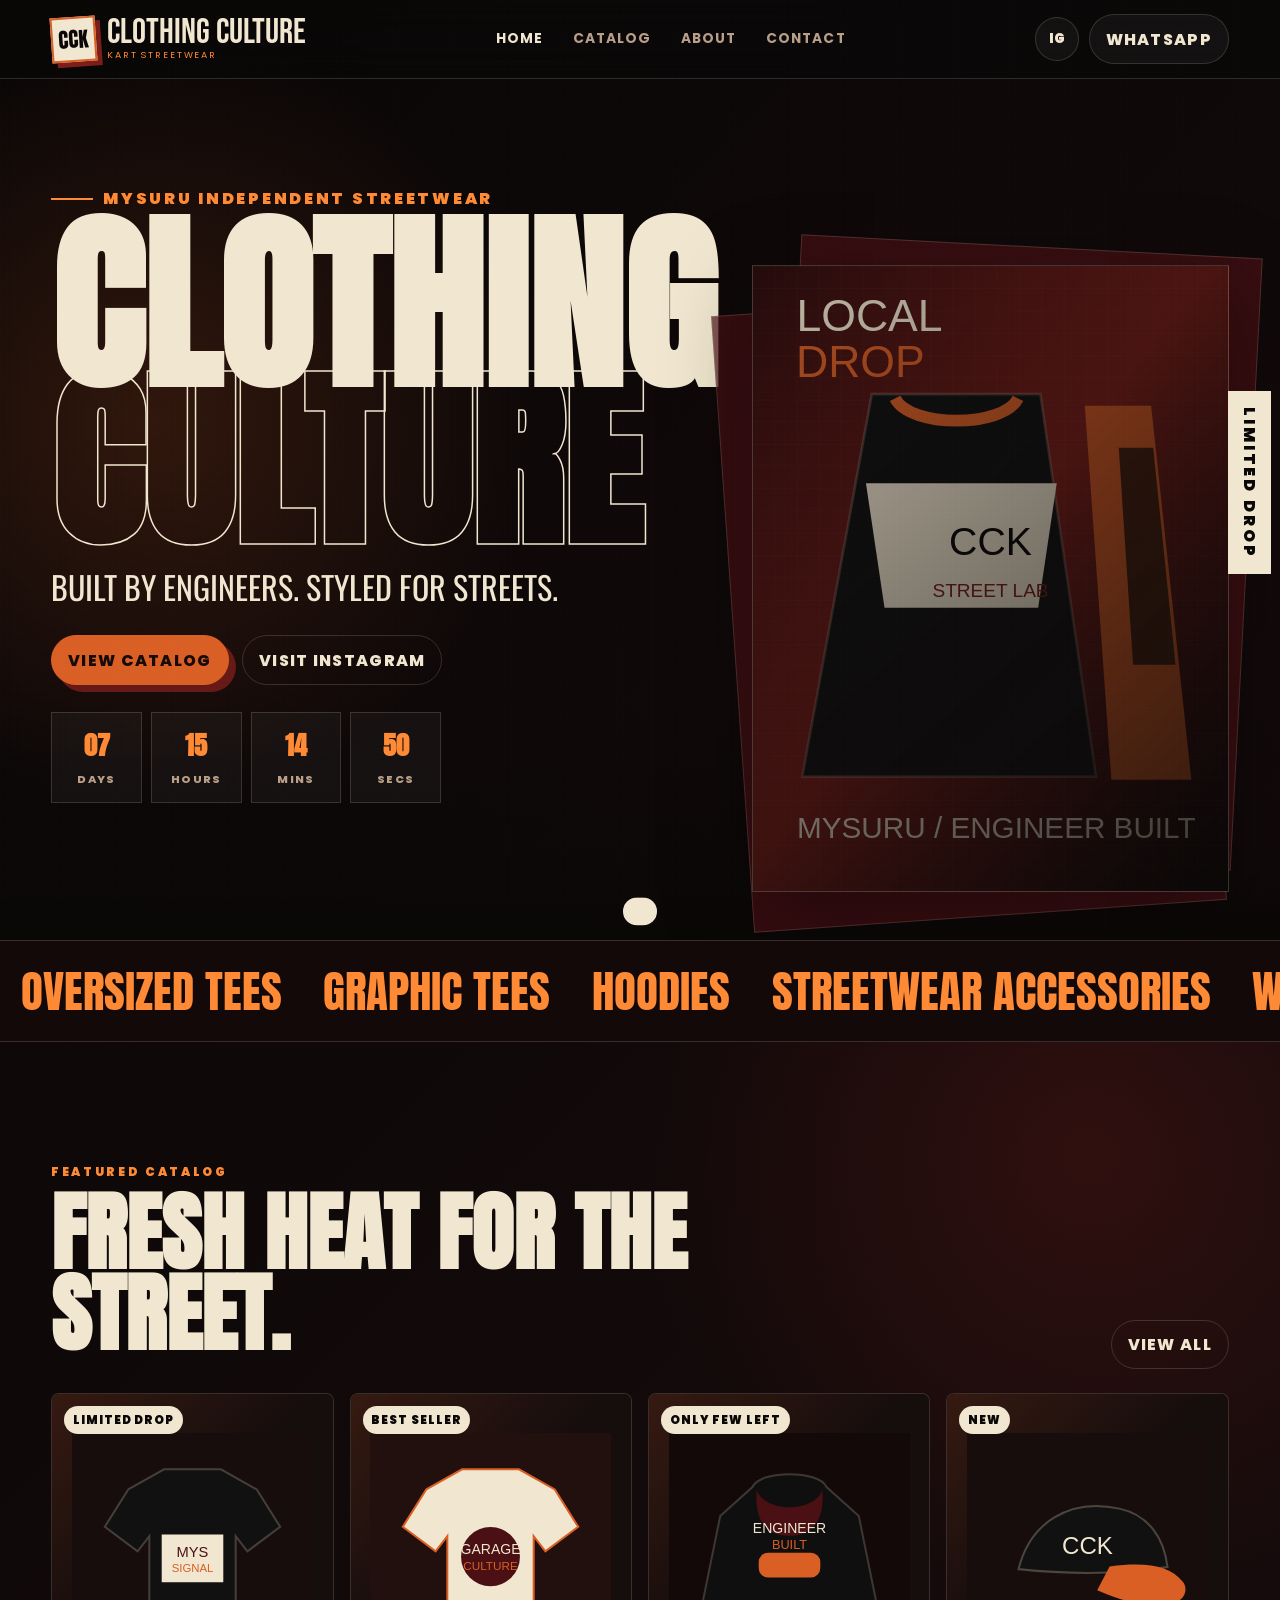
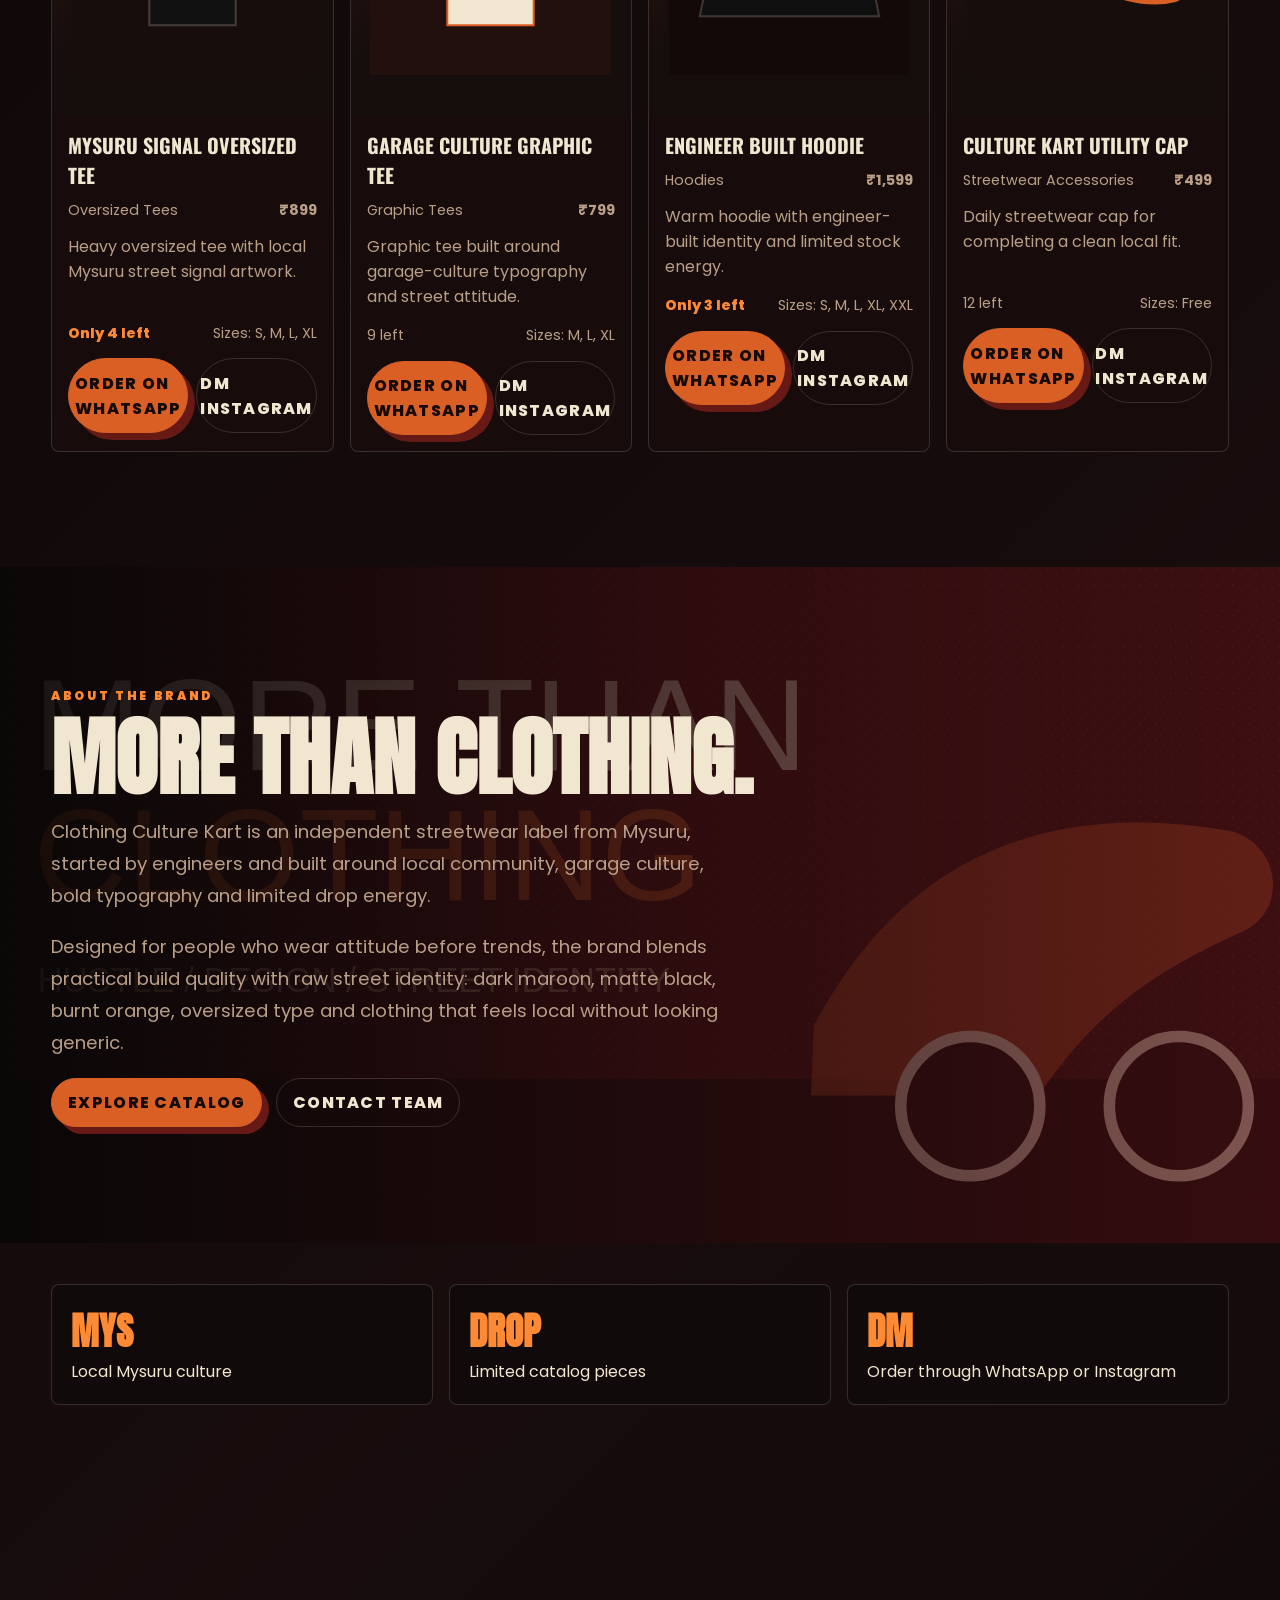
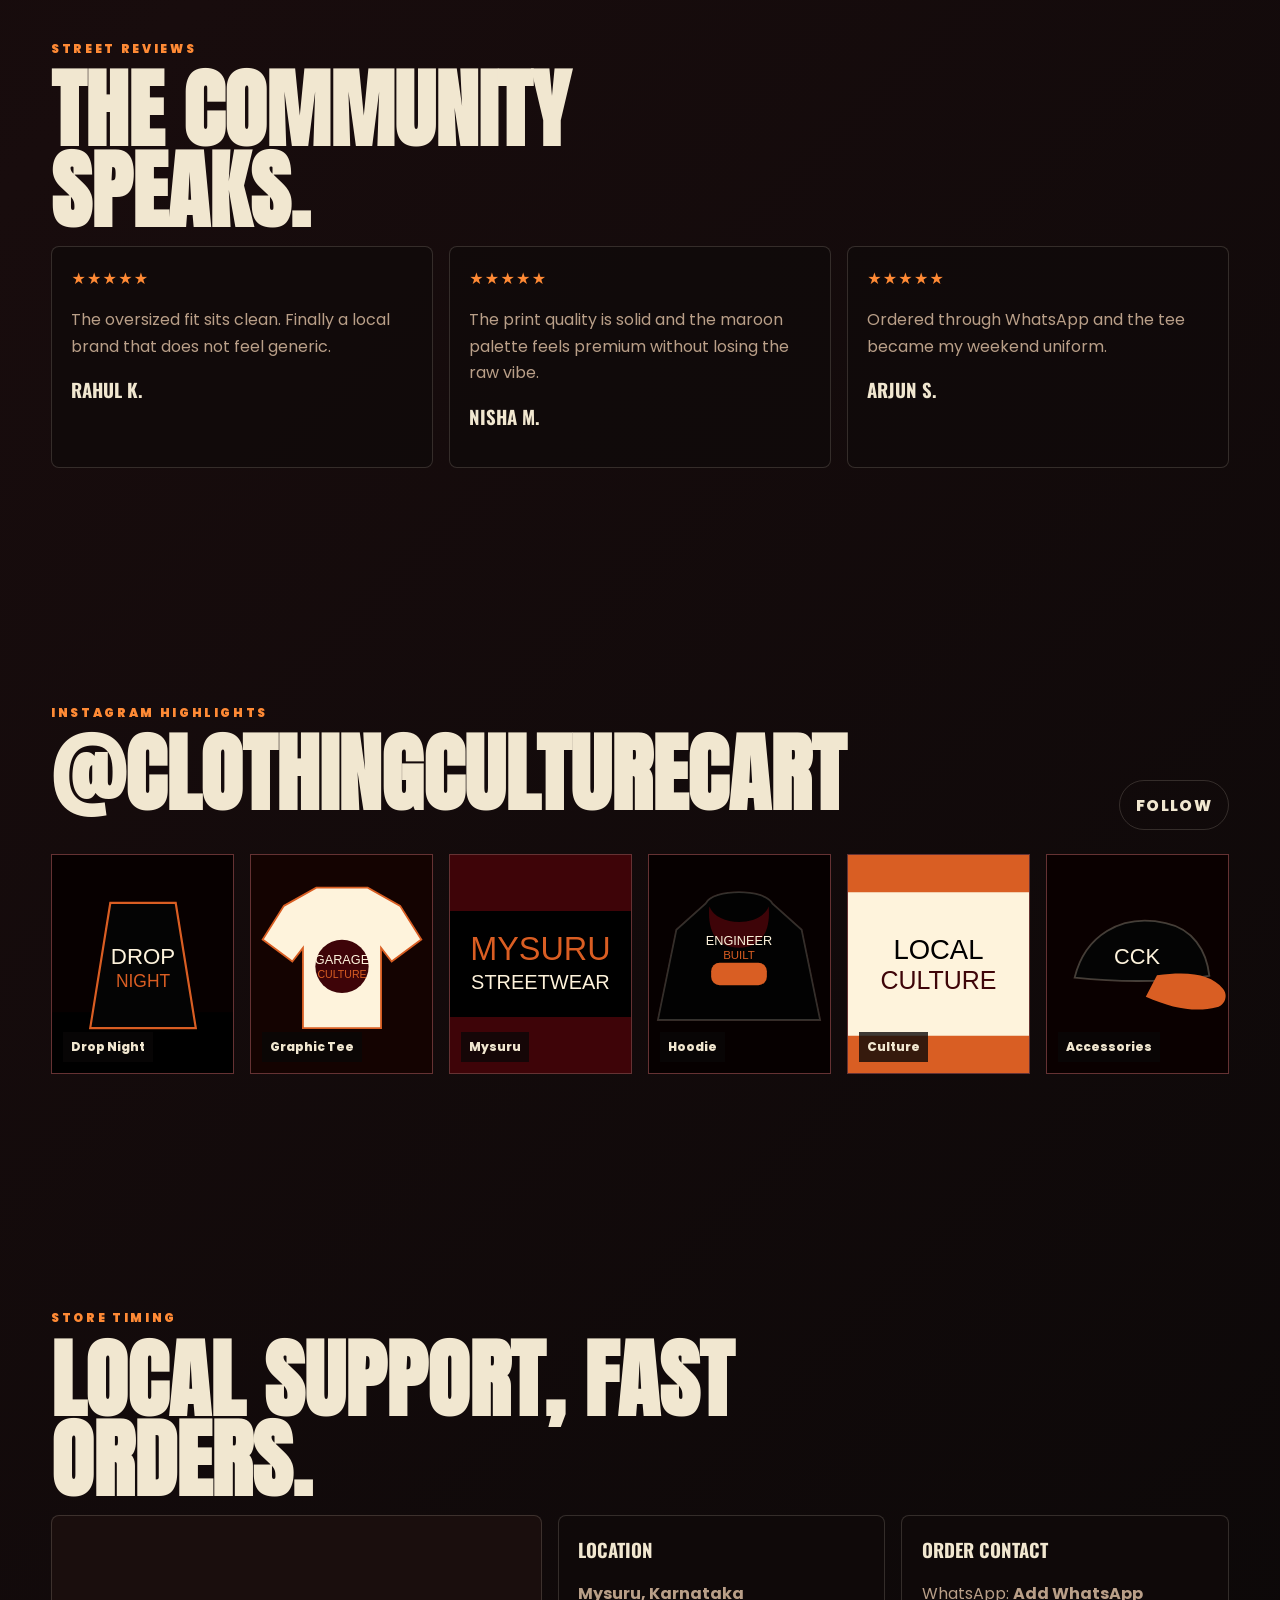
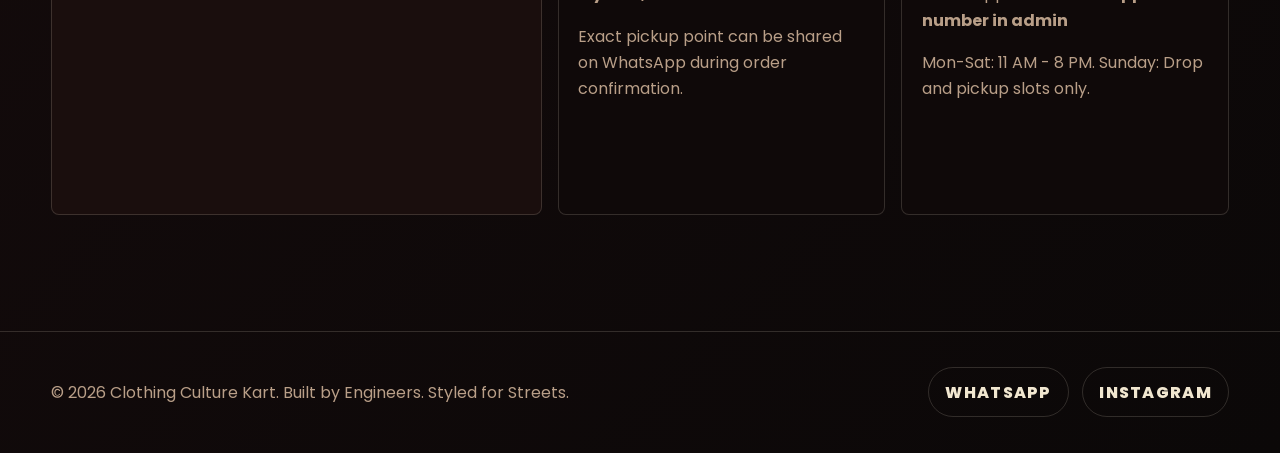
<file: index.html>
<!doctype html>
<html lang="en">
  <head>
    <meta charset="utf-8">
    <meta name="viewport" content="width=device-width, initial-scale=1">
    <meta name="description" content="Clothing Culture Kart: built by engineers, styled for streets. Independent Mysuru streetwear drops.">
    <title>Clothing Culture Kart | Built by Engineers. Styled for Streets.</title>
    <link rel="preconnect" href="https://fonts.googleapis.com">
    <link rel="preconnect" href="https://fonts.gstatic.com" crossorigin>
    <link href="https://fonts.googleapis.com/css2?family=Anton&family=Bebas+Neue&family=Oswald:wght@500;700&family=Poppins:wght@400;600;700;800;900&display=swap" rel="stylesheet">
    <link rel="stylesheet" href="styles.css">
  </head>
  <body>
    <header class="site-header">
      <a class="brand-lockup" href="index.html" aria-label="Clothing Culture Kart home">
        <span class="brand-mark">CCK</span>
        <span class="brand-name">Clothing Culture <small>Kart Streetwear</small></span>
      </a>
      <button class="nav-toggle" type="button" data-nav-toggle aria-label="Open menu"><span></span><span></span><span></span></button>
      <nav class="main-nav" aria-label="Main navigation">
        <a href="index.html" aria-current="page">Home</a>
        <a href="catalog.html">Catalog</a>
        <a href="#about">About</a>
        <a href="contact.html">Contact</a>
      </nav>
      <div class="header-actions">
        <a class="icon-button" href="https://www.instagram.com/clothingculturecart/" target="_blank" rel="noreferrer" data-instagram-link aria-label="Open Instagram">IG</a>
        <a class="cart-button" href="https://wa.me/" target="_blank" rel="noreferrer" data-whatsapp-link>WhatsApp</a>
      </div>
    </header>

    <main>
      <section class="hero">
        <div class="hero-copy">
          <span class="eyebrow" data-hero-kicker>Mysuru Independent Streetwear</span>
          <h1 data-hero-title>Clothing <span>Culture</span></h1>
          <p class="hero-subtitle" data-site-tagline>Built by Engineers. Styled for Streets.</p>
          <div class="hero-actions">
            <a class="solid-button" href="catalog.html">View Catalog</a>
            <a class="ghost-button" href="https://www.instagram.com/clothingculturecart/" target="_blank" rel="noreferrer" data-instagram-link>Visit Instagram</a>
          </div>
          <div class="drop-timer" data-countdown aria-label="Limited drop countdown">
            <div class="time-box"><strong data-days>00</strong><span>Days</span></div>
            <div class="time-box"><strong data-hours>00</strong><span>Hours</span></div>
            <div class="time-box"><strong data-mins>00</strong><span>Mins</span></div>
            <div class="time-box"><strong data-secs>00</strong><span>Secs</span></div>
          </div>
        </div>
        <div class="hero-visual" aria-hidden="true">
          <div class="poster-stack">
            <span class="vertical-tag">Limited Drop</span>
          </div>
        </div>
      </section>

      <div class="marquee" aria-hidden="true">
        <div class="marquee-track">
          <span>Oversized Tees</span><span>Graphic Tees</span><span>Hoodies</span><span>Streetwear Accessories</span><span>WhatsApp Orders</span><span>Instagram DMs</span>
          <span>Oversized Tees</span><span>Graphic Tees</span><span>Hoodies</span><span>Streetwear Accessories</span><span>WhatsApp Orders</span><span>Instagram DMs</span>
        </div>
      </div>

      <section class="section">
        <div class="split-heading">
          <div>
            <span class="section-kicker">Featured Catalog</span>
            <h2 class="section-title">Fresh heat for the street.</h2>
          </div>
          <a class="ghost-button" href="catalog.html">View All</a>
        </div>
        <div class="product-grid" data-featured-grid></div>
      </section>

      <section class="section story-band" id="about">
        <span class="section-kicker">About the Brand</span>
        <h2 class="section-title">More than clothing.</h2>
        <p class="section-copy">Clothing Culture Kart is an independent streetwear label from Mysuru, started by engineers and built around local community, garage culture, bold typography and limited drop energy.</p>
        <p class="section-copy">Designed for people who wear attitude before trends, the brand blends practical build quality with raw street identity: dark maroon, matte black, burnt orange, oversized type and clothing that feels local without looking generic.</p>
        <div class="button-row">
          <a class="solid-button" href="catalog.html">Explore Catalog</a>
          <a class="ghost-button" href="contact.html">Contact Team</a>
        </div>
      </section>

      <section class="section tight">
        <div class="proof-grid">
          <div class="proof-item"><strong>MYS</strong><span>Local Mysuru culture</span></div>
          <div class="proof-item"><strong>DROP</strong><span>Limited catalog pieces</span></div>
          <div class="proof-item"><strong>DM</strong><span>Order through WhatsApp or Instagram</span></div>
        </div>
      </section>

      <section class="section">
        <span class="section-kicker">Street Reviews</span>
        <h2 class="section-title">The community speaks.</h2>
        <div class="reviews-grid">
          <article class="review-card"><div class="stars">★★★★★</div><p>The oversized fit sits clean. Finally a local brand that does not feel generic.</p><h3>Rahul K.</h3></article>
          <article class="review-card"><div class="stars">★★★★★</div><p>The print quality is solid and the maroon palette feels premium without losing the raw vibe.</p><h3>Nisha M.</h3></article>
          <article class="review-card"><div class="stars">★★★★★</div><p>Ordered through WhatsApp and the tee became my weekend uniform.</p><h3>Arjun S.</h3></article>
        </div>
      </section>

      <section class="section">
        <div class="split-heading">
          <div>
            <span class="section-kicker">Instagram Highlights</span>
            <h2 class="section-title">@clothingculturecart</h2>
          </div>
          <a class="ghost-button" href="https://www.instagram.com/clothingculturecart/" target="_blank" rel="noreferrer" data-instagram-link>Follow</a>
        </div>
        <div class="insta-grid">
          <a class="insta-tile" href="https://www.instagram.com/clothingculturecart/" target="_blank" rel="noreferrer" data-instagram-link><img src="assets/lookbook-1.svg" alt="Streetwear drop visual"><span>Drop Night</span></a>
          <a class="insta-tile" href="https://www.instagram.com/clothingculturecart/" target="_blank" rel="noreferrer" data-instagram-link><img src="assets/product-garage-tee.svg" alt="Graphic tee visual"><span>Graphic Tee</span></a>
          <a class="insta-tile" href="https://www.instagram.com/clothingculturecart/" target="_blank" rel="noreferrer" data-instagram-link><img src="assets/lookbook-2.svg" alt="Mysuru streetwear visual"><span>Mysuru</span></a>
          <a class="insta-tile" href="https://www.instagram.com/clothingculturecart/" target="_blank" rel="noreferrer" data-instagram-link><img src="assets/product-hoodie.svg" alt="Hoodie visual"><span>Hoodie</span></a>
          <a class="insta-tile" href="https://www.instagram.com/clothingculturecart/" target="_blank" rel="noreferrer" data-instagram-link><img src="assets/lookbook-3.svg" alt="Local culture visual"><span>Culture</span></a>
          <a class="insta-tile" href="https://www.instagram.com/clothingculturecart/" target="_blank" rel="noreferrer" data-instagram-link><img src="assets/product-cap.svg" alt="Streetwear cap visual"><span>Accessories</span></a>
        </div>
      </section>

      <section class="section">
        <span class="section-kicker">Store Timing</span>
        <h2 class="section-title">Local support, fast orders.</h2>
        <div class="store-strip">
          <div class="store-map">
            <iframe title="Mysuru map" loading="lazy" src="https://www.google.com/maps?q=Mysuru%2C%20Karnataka&output=embed" data-map-frame></iframe>
          </div>
          <article class="contact-card"><h3>Location</h3><p><strong data-location-name>Mysuru, Karnataka</strong></p><p data-location-note>Exact pickup point can be shared on WhatsApp during order confirmation.</p></article>
          <article class="contact-card"><h3>Order Contact</h3><p>WhatsApp: <strong data-whatsapp-number>Add WhatsApp number in admin</strong></p><p data-location-timings>Mon-Sat: 11 AM - 8 PM. Sunday: Drop and pickup slots only.</p></article>
        </div>
      </section>
    </main>

    <footer class="site-footer">
      <p>© 2026 Clothing Culture Kart. Built by Engineers. Styled for Streets.</p>
      <div class="button-row">
        <a class="ghost-button" href="https://wa.me/" target="_blank" rel="noreferrer" data-whatsapp-link>WhatsApp</a>
        <a class="ghost-button" href="https://www.instagram.com/clothingculturecart/" target="_blank" rel="noreferrer" data-instagram-link>Instagram</a>
      </div>
    </footer>

    <div class="modal" data-modal>
      <div class="modal-backdrop"></div>
      <section class="modal-panel" aria-label="Product preview">
        <div class="modal-head"><h2>Product Details</h2><button class="icon-button" type="button" data-close-modal aria-label="Close preview">x</button></div>
        <div class="modal-body" data-modal-body></div>
      </section>
    </div>
    <div class="toast" data-toast></div>
    <script src="script.js"></script>
  </body>
</html>
</file>
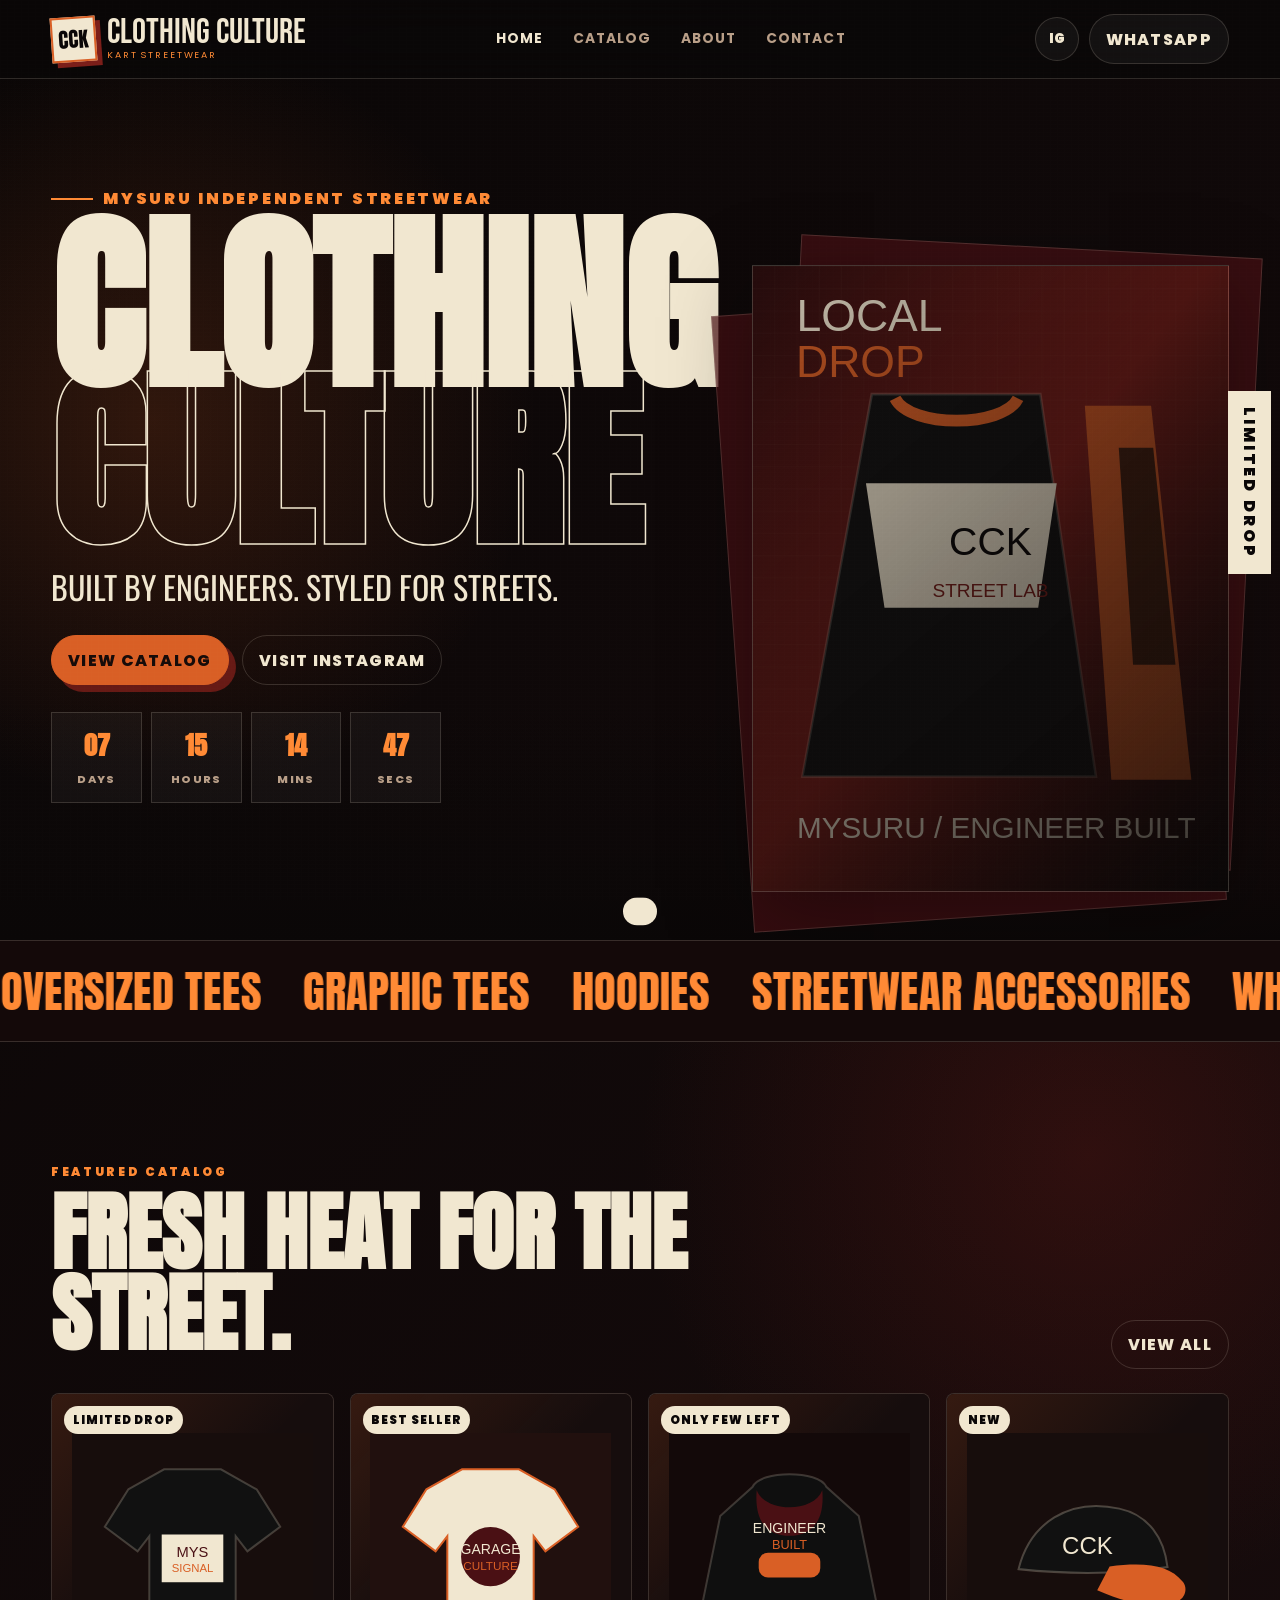
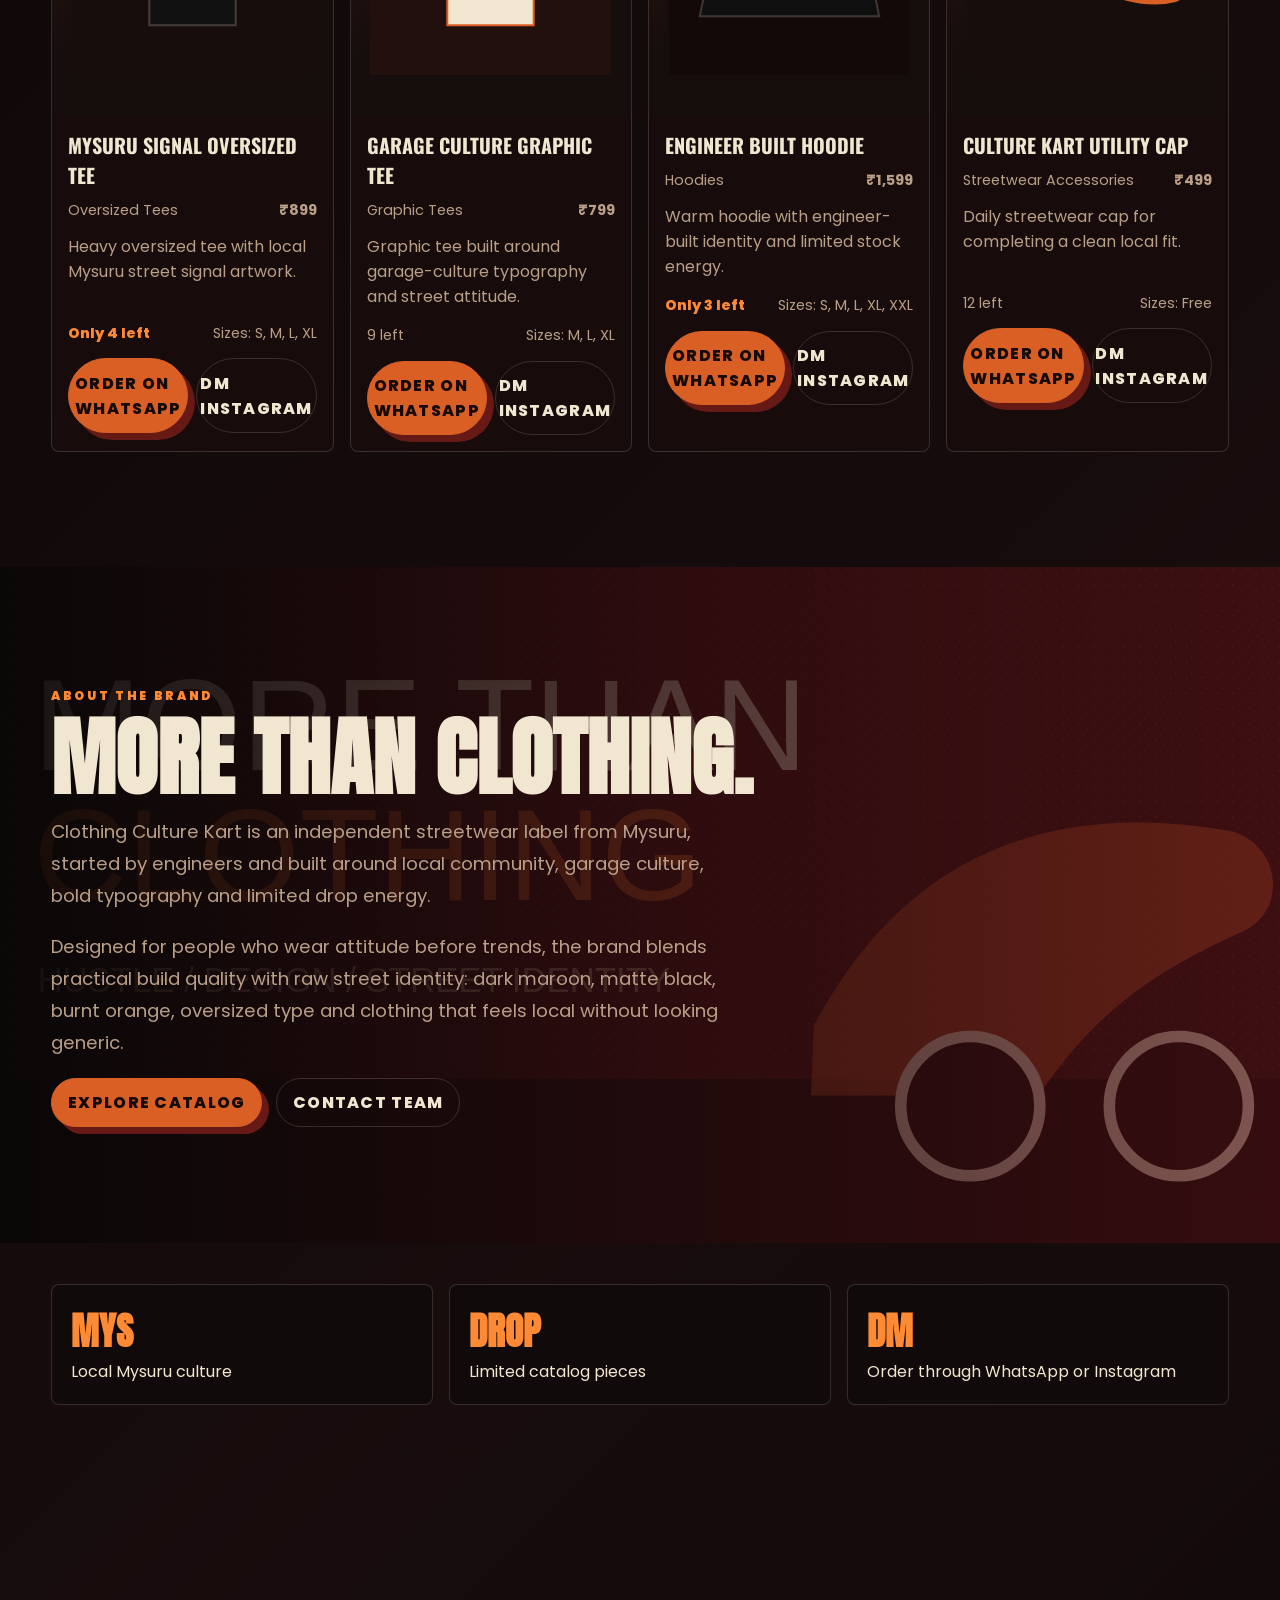
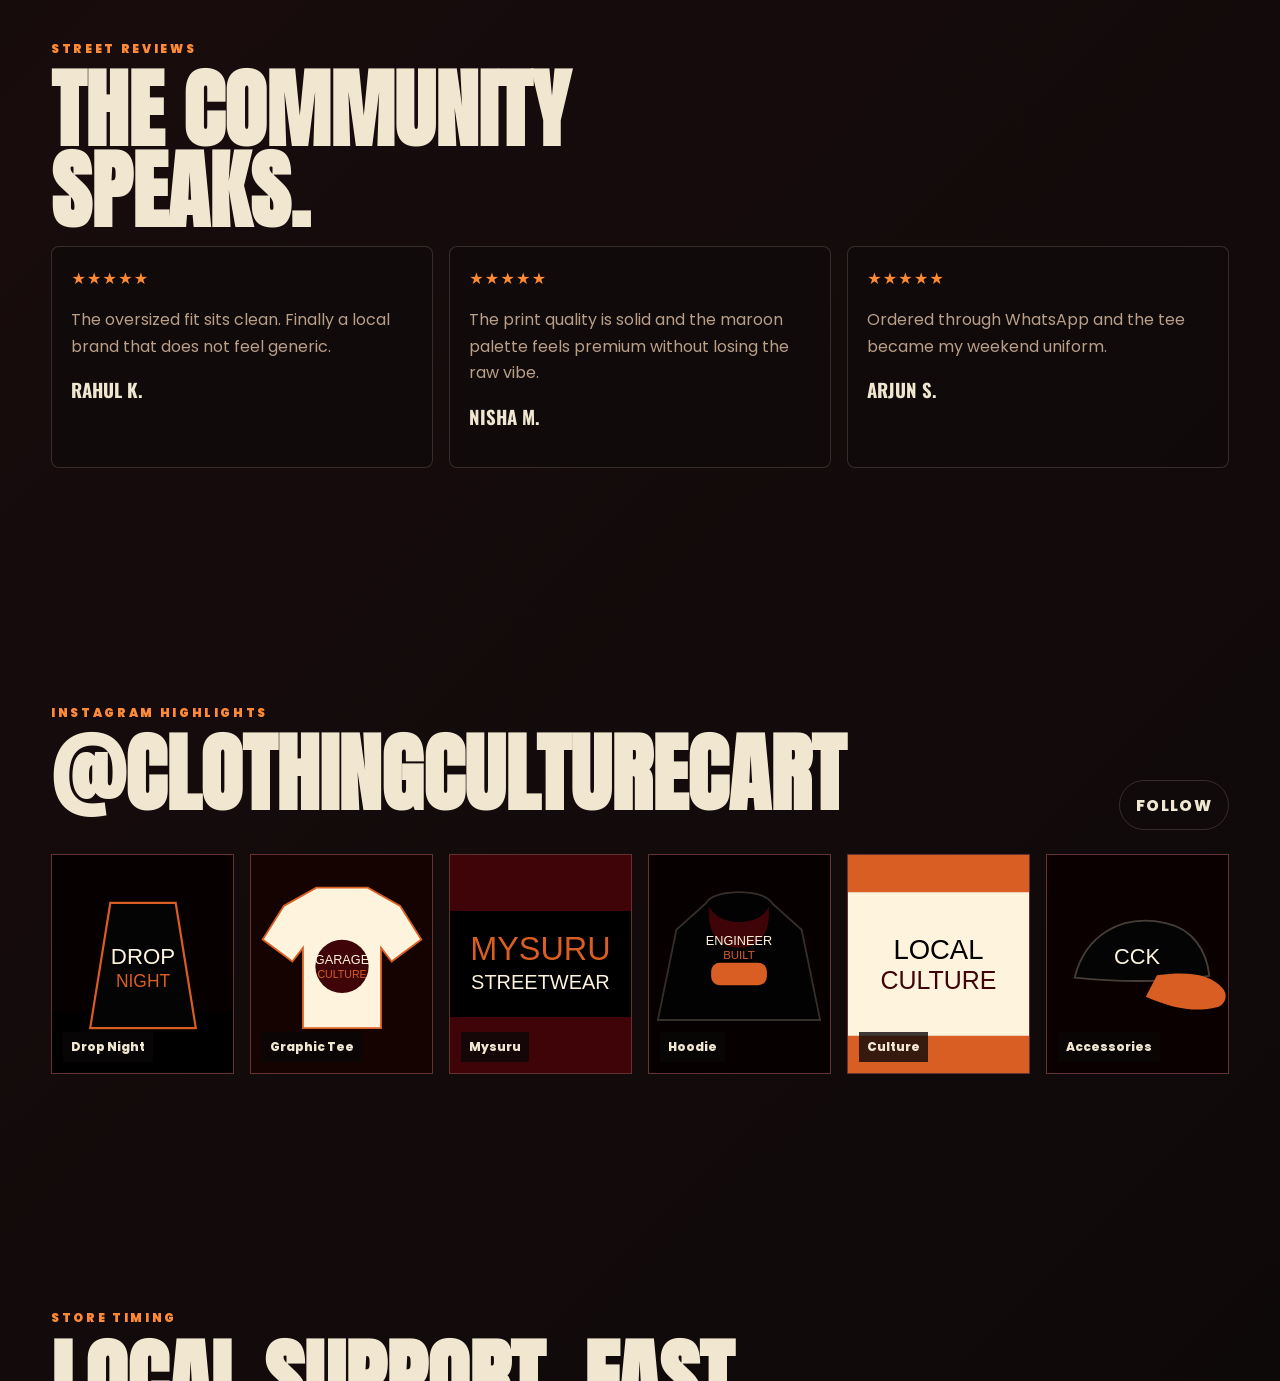
<file: about.html>
<!doctype html>
<html lang="en">
  <head>
    <meta charset="utf-8">
    <meta http-equiv="refresh" content="0; url=index.html#about">
    <title>Redirecting to About | Clothing Culture Kart</title>
  </head>
  <body>
    <p><a href="index.html#about">Open about section</a></p>
  </body>
</html>
</file>
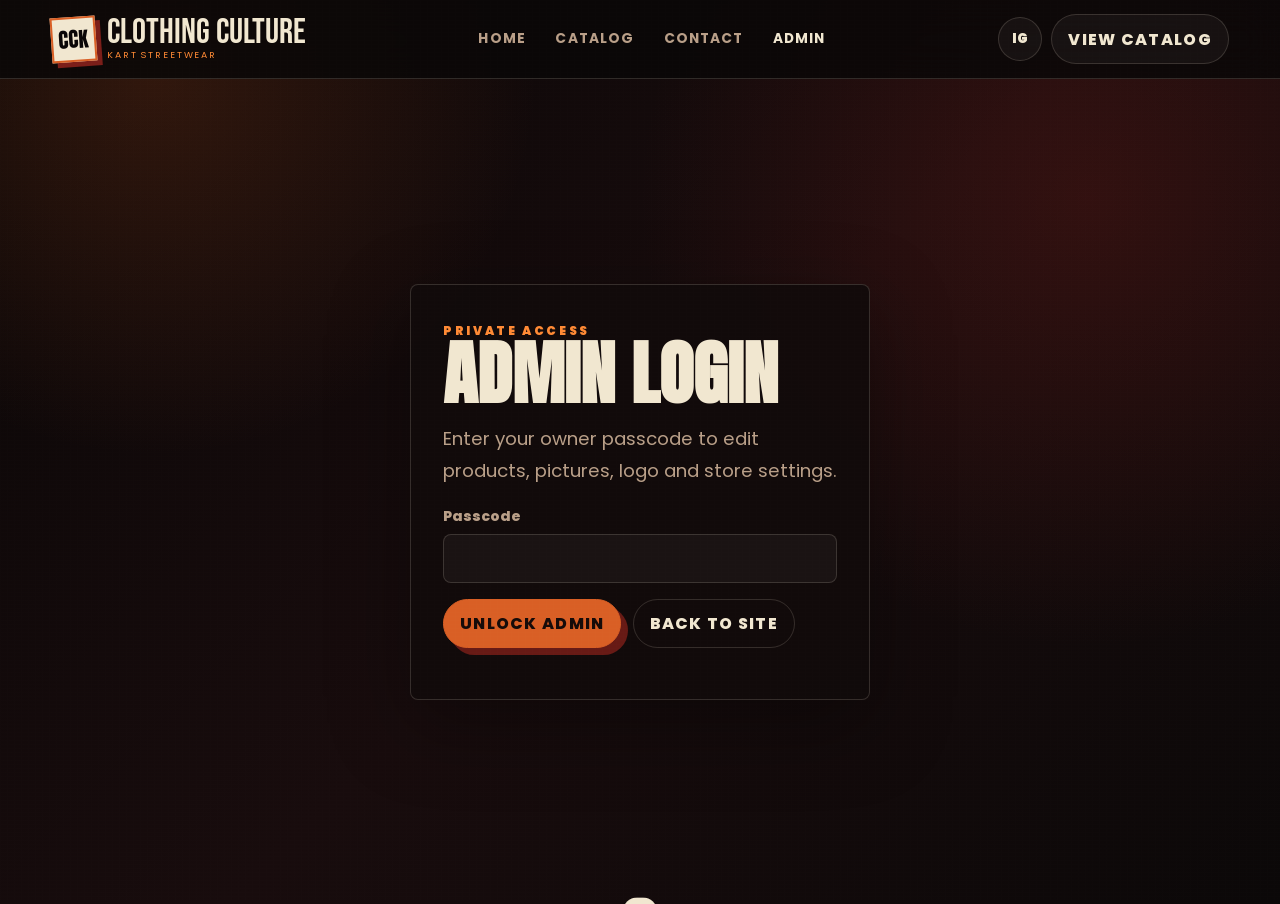
<file: admin.html>
<!doctype html>
<html lang="en">
  <head>
    <meta charset="utf-8">
    <meta name="viewport" content="width=device-width, initial-scale=1">
    <meta name="robots" content="noindex, nofollow">
    <meta name="description" content="Admin portal for Clothing Culture Kart storefront edits.">
    <title>Admin Portal | Clothing Culture Kart</title>
    <link rel="preconnect" href="https://fonts.googleapis.com">
    <link rel="preconnect" href="https://fonts.gstatic.com" crossorigin>
    <link href="https://fonts.googleapis.com/css2?family=Anton&family=Bebas+Neue&family=Oswald:wght@500;700&family=Poppins:wght@400;600;700;800;900&display=swap" rel="stylesheet">
    <link rel="stylesheet" href="styles.css">
  </head>
  <body class="admin-locked">
    <header class="site-header">
      <a class="brand-lockup" href="index.html" aria-label="Clothing Culture Kart home">
        <span class="brand-mark">CCK</span>
        <span class="brand-name">Clothing Culture <small>Kart Streetwear</small></span>
      </a>
      <button class="nav-toggle" type="button" data-nav-toggle aria-label="Open menu"><span></span><span></span><span></span></button>
      <nav class="main-nav" aria-label="Main navigation">
        <a href="index.html">Home</a>
        <a href="catalog.html">Catalog</a>
        <a href="contact.html">Contact</a>
        <a href="admin.html" aria-current="page">Admin</a>
      </nav>
      <div class="header-actions">
        <a class="icon-button" href="https://www.instagram.com/clothingculturecart/" target="_blank" rel="noreferrer" data-instagram-link aria-label="Open Instagram">IG</a>
        <a class="cart-button" href="catalog.html">View Catalog</a>
      </div>
    </header>

    <main>
      <section class="admin-login" aria-label="Admin login">
        <form class="admin-login-card" data-admin-login>
          <span class="section-kicker">Private Access</span>
          <h1>Admin Login</h1>
          <p class="section-copy">Enter your owner passcode to edit products, pictures, logo and store settings.</p>
          <label class="admin-field">Passcode<input name="passcode" type="password" autocomplete="current-password" required></label>
          <div class="admin-actions">
            <button class="solid-button" type="submit">Unlock Admin</button>
            <a class="ghost-button" href="index.html">Back to Site</a>
          </div>
          <p class="section-copy" data-login-error role="alert"></p>
        </form>
      </section>

      <section class="page-hero">
        <span class="eyebrow">Store control room</span>
        <h1>Admin Portal</h1>
        <p class="section-copy">Edit logo, brand copy, WhatsApp contact number, Instagram link, catalog products, pricing, stock, details and images. Changes are saved in this browser and reflected across the storefront instantly.</p>
      </section>

      <div class="admin-shell">
        <aside class="admin-sidebar">
          <span class="section-kicker">Tools</span>
          <nav aria-label="Admin sections">
            <a href="#brand">Brand</a>
            <a href="#location">Location</a>
            <a href="#products">Products</a>
            <a href="#backup">Backup</a>
          </nav>
          <p class="section-copy">For public live editing across devices, connect this same portal to Firebase or Supabase later.</p>
        </aside>

        <div class="admin-main">
          <section class="admin-panel" id="brand">
            <h2>Brand Setup</h2>
            <form data-brand-form>
              <div class="admin-form-grid">
                <label class="admin-field">Brand name<input name="brandName" required></label>
                <label class="admin-field">Small label<input name="brandSmall" required></label>
                <label class="admin-field">Logo text<input name="brandMark" maxlength="8" required></label>
                <label class="admin-field">Hero tagline<input name="tagline" required></label>
                <label class="admin-field">Hero first word<input name="heroTitle" required></label>
                <label class="admin-field">Hero outline word<input name="heroOutline" required></label>
                <label class="admin-field">Hero kicker<input name="heroKicker" required></label>
                <label class="admin-field">Instagram URL<input name="instagram" type="url" required></label>
                <label class="admin-field">WhatsApp contact number<input name="whatsappNumber" inputmode="tel" placeholder="Example: 919876543210"></label>
                <label class="admin-field full">Upload logo image<input name="logoFile" type="file" accept="image/*"></label>
              </div>
              <div class="admin-actions">
                <button class="solid-button" type="submit">Save Brand</button>
                <button class="ghost-button" type="button" data-clear-logo>Clear Logo Image</button>
                <div class="admin-preview is-logo" data-logo-preview></div>
              </div>
            </form>
          </section>

          <section class="admin-panel" id="location">
            <h2>Location Setup</h2>
            <form data-location-form>
              <div class="admin-form-grid">
                <label class="admin-field">Location name<input name="locationName" placeholder="Mysuru, Karnataka" required></label>
                <label class="admin-field">Google Maps search query<input name="mapQuery" placeholder="Clothing Culture Kart Mysuru" required></label>
                <label class="admin-field full">Pickup / location note<textarea name="locationNote" rows="3" required></textarea></label>
                <label class="admin-field full">Timings<textarea name="timings" rows="3" required></textarea></label>
              </div>
              <div class="admin-actions">
                <button class="solid-button" type="submit">Save Location</button>
                <a class="ghost-button" href="contact.html#map" target="_blank">Preview Map</a>
              </div>
            </form>
          </section>

          <section class="admin-panel" id="products">
            <div class="split-heading">
              <div>
                <span class="section-kicker">Catalog</span>
                <h2>Products</h2>
              </div>
              <button class="solid-button" type="button" data-new-product>New Product</button>
            </div>

            <form data-product-form>
              <input type="hidden" name="id">
              <div class="admin-form-grid">
                <label class="admin-field">Product name<input name="name" required></label>
                <label class="admin-field">Category
                  <select name="category" required>
                    <option>Oversized Tees</option>
                    <option>Graphic Tees</option>
                    <option>Hoodies</option>
                    <option>Streetwear Accessories</option>
                  </select>
                </label>
                <label class="admin-field">Price<input name="price" type="number" min="0" step="1" required></label>
                <label class="admin-field">Stock<input name="stock" type="number" min="0" step="1" required></label>
                <label class="admin-field">Tag<input name="tag" required></label>
                <label class="admin-field">Sizes, comma separated<input name="sizes" required></label>
                <label class="admin-field full">Product details<textarea name="description" rows="4" required></textarea></label>
                <label class="admin-field full">Product image<input name="imageFile" type="file" accept="image/*"></label>
                <label class="admin-field full">Or image path / URL<input name="img" required></label>
              </div>
              <div class="admin-actions">
                <button class="solid-button" type="submit">Save Product</button>
                <button class="ghost-button" type="button" data-reset-form>Clear Form</button>
                <div class="admin-preview" data-product-preview></div>
              </div>
            </form>

            <div class="admin-product-list" data-admin-products style="margin-top: 1rem;"></div>
          </section>

          <section class="admin-panel" id="backup">
            <h2>Backup and Reset</h2>
            <p class="section-copy">Export your current settings before major edits. Import restores products, logo, links and brand text on this browser.</p>
            <div class="admin-actions">
              <button class="solid-button" type="button" data-export>Export JSON</button>
              <label class="ghost-button">Import JSON<input data-import type="file" accept="application/json" hidden></label>
              <button class="ghost-button admin-danger" type="button" data-reset-store>Reset to Original</button>
            </div>
          </section>
        </div>
      </div>
    </main>

    <div class="toast" data-toast></div>
    <script src="script.js"></script>
    <script src="admin.js"></script>
  </body>
</html>
</file>
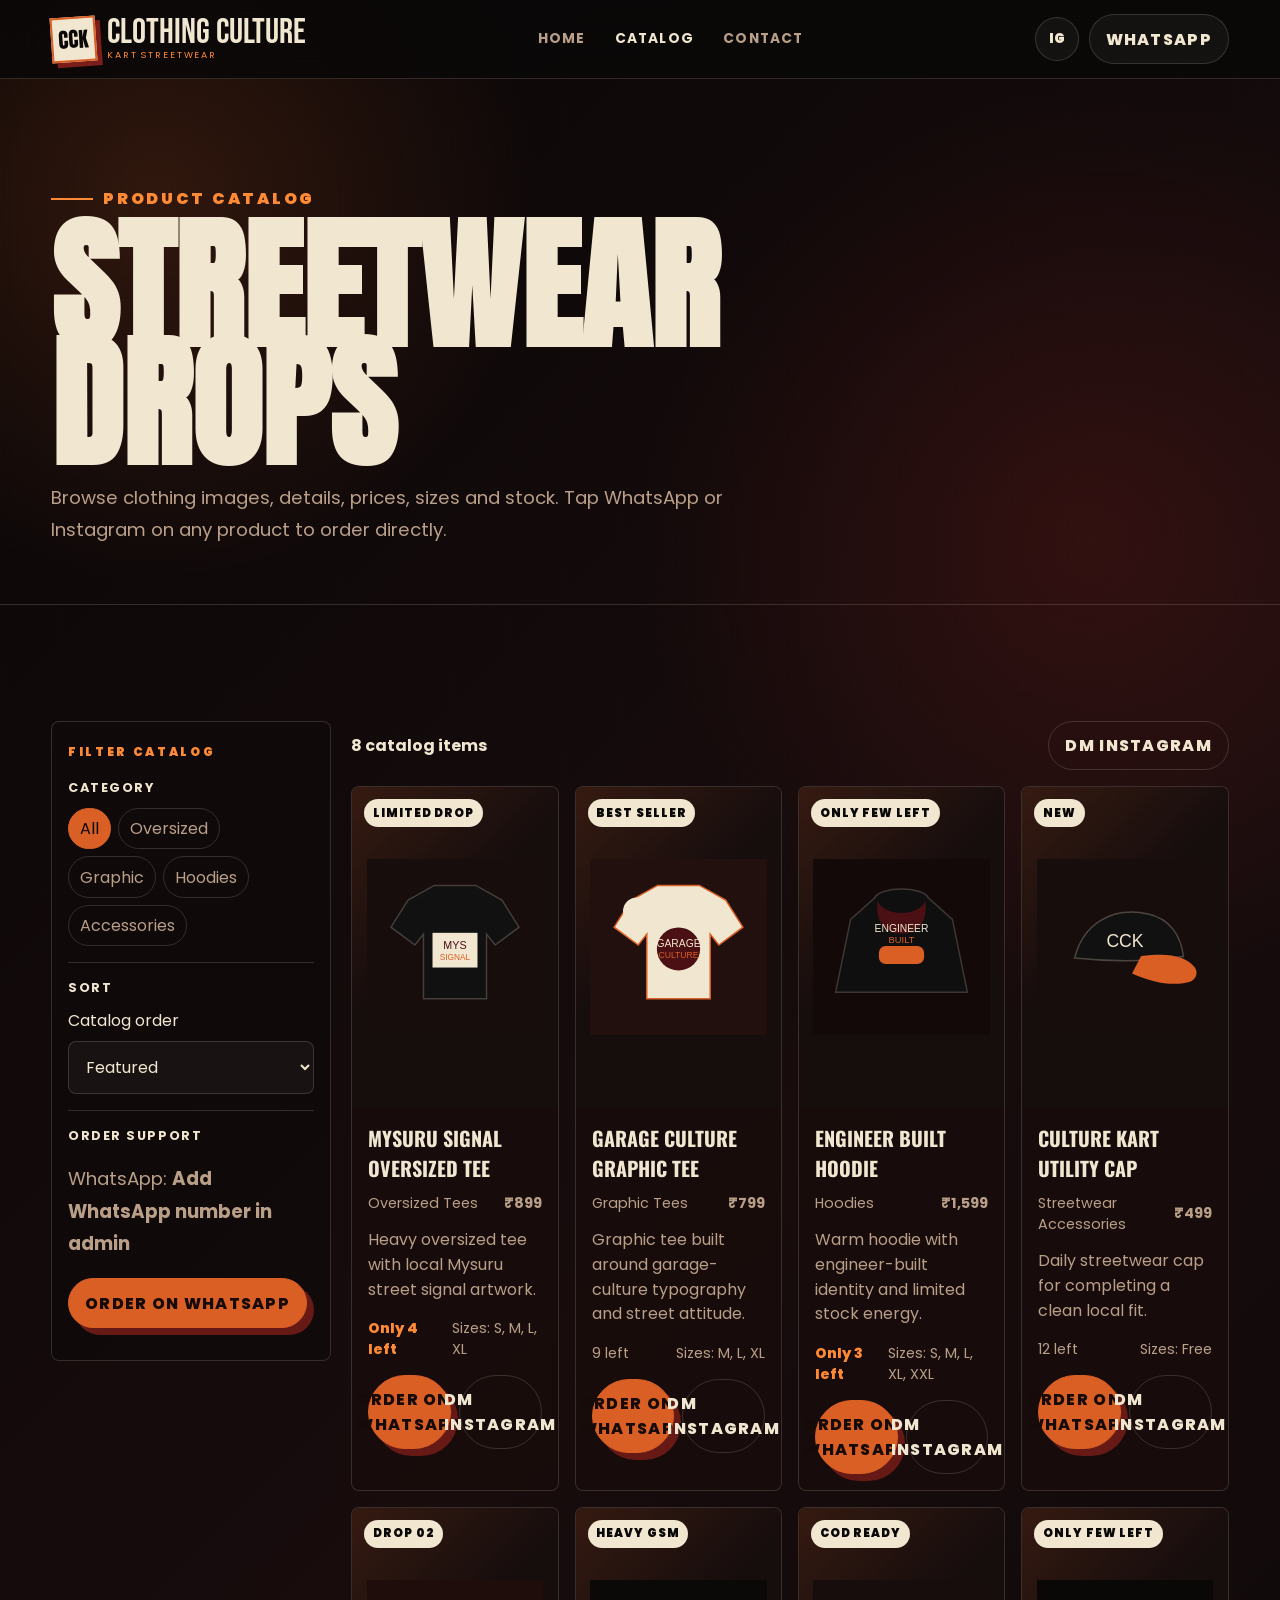
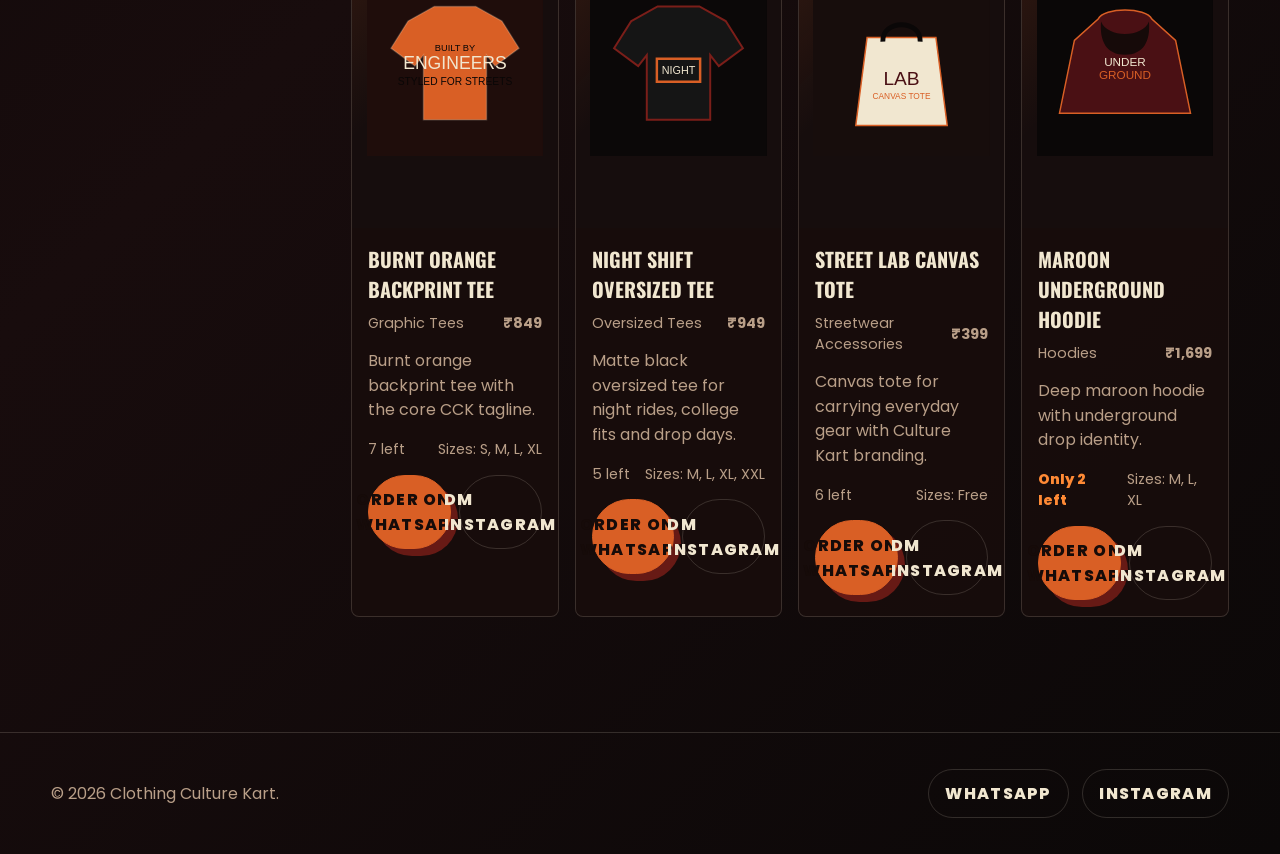
<file: catalog.html>
<!doctype html>
<html lang="en">
  <head>
    <meta charset="utf-8">
    <meta name="viewport" content="width=device-width, initial-scale=1">
    <meta name="description" content="Catalog of Clothing Culture Kart streetwear drops and clothing items.">
    <title>Catalog | Clothing Culture Kart</title>
    <link rel="preconnect" href="https://fonts.googleapis.com">
    <link rel="preconnect" href="https://fonts.gstatic.com" crossorigin>
    <link href="https://fonts.googleapis.com/css2?family=Anton&family=Bebas+Neue&family=Oswald:wght@500;700&family=Poppins:wght@400;600;700;800;900&display=swap" rel="stylesheet">
    <link rel="stylesheet" href="styles.css">
  </head>
  <body>
    <header class="site-header">
      <a class="brand-lockup" href="index.html"><span class="brand-mark">CCK</span><span class="brand-name">Clothing Culture <small>Kart Streetwear</small></span></a>
      <button class="nav-toggle" type="button" data-nav-toggle aria-label="Open menu"><span></span><span></span><span></span></button>
      <nav class="main-nav" aria-label="Main navigation">
        <a href="index.html">Home</a>
        <a href="catalog.html" aria-current="page">Catalog</a>
        <a href="contact.html">Contact</a>
      </nav>
      <div class="header-actions">
        <a class="icon-button" href="https://www.instagram.com/clothingculturecart/" target="_blank" rel="noreferrer" data-instagram-link aria-label="Open Instagram">IG</a>
        <a class="cart-button" href="https://wa.me/" target="_blank" rel="noreferrer" data-whatsapp-link>WhatsApp</a>
      </div>
    </header>

    <main>
      <section class="page-hero">
        <span class="eyebrow">Product catalog</span>
        <h1>Streetwear Drops</h1>
        <p class="section-copy">Browse clothing images, details, prices, sizes and stock. Tap WhatsApp or Instagram on any product to order directly.</p>
      </section>

      <section class="section">
        <div class="shop-layout">
          <aside class="filter-panel" aria-label="Catalog filters">
            <span class="section-kicker">Filter catalog</span>
            <div class="filter-group">
              <h3>Category</h3>
              <div class="segmented" data-category-filter>
                <button class="is-active" type="button" data-value="All">All</button>
                <button type="button" data-value="Oversized Tees">Oversized</button>
                <button type="button" data-value="Graphic Tees">Graphic</button>
                <button type="button" data-value="Hoodies">Hoodies</button>
                <button type="button" data-value="Streetwear Accessories">Accessories</button>
              </div>
            </div>
            <div class="filter-group">
              <h3>Sort</h3>
              <label class="select-row">
                Catalog order
                <select data-sort>
                  <option value="featured">Featured</option>
                  <option value="low">Price: Low to High</option>
                  <option value="high">Price: High to Low</option>
                  <option value="stock">Only Few Left</option>
                </select>
              </label>
            </div>
            <div class="filter-group">
              <h3>Order support</h3>
              <p class="section-copy">WhatsApp: <strong data-whatsapp-number>Add WhatsApp number in admin</strong></p>
              <a class="solid-button" href="https://wa.me/" target="_blank" rel="noreferrer" data-whatsapp-link>Order on WhatsApp</a>
            </div>
          </aside>

          <div>
            <div class="shop-toolbar">
              <strong data-result-count>0 catalog items</strong>
              <a class="ghost-button" href="https://www.instagram.com/clothingculturecart/" target="_blank" rel="noreferrer" data-instagram-link>DM Instagram</a>
            </div>
            <div class="product-grid" data-catalog-grid></div>
          </div>
        </div>
      </section>
    </main>

    <footer class="site-footer">
      <p>© 2026 Clothing Culture Kart.</p>
      <div class="button-row">
        <a class="ghost-button" href="https://wa.me/" target="_blank" rel="noreferrer" data-whatsapp-link>WhatsApp</a>
        <a class="ghost-button" href="https://www.instagram.com/clothingculturecart/" target="_blank" rel="noreferrer" data-instagram-link>Instagram</a>
      </div>
    </footer>

    <div class="modal" data-modal>
      <div class="modal-backdrop"></div>
      <section class="modal-panel">
        <div class="modal-head"><h2>Product Details</h2><button class="icon-button" type="button" data-close-modal aria-label="Close preview">x</button></div>
        <div class="modal-body" data-modal-body></div>
      </section>
    </div>
    <div class="toast" data-toast></div>
    <script src="script.js"></script>
  </body>
</html>
</file>
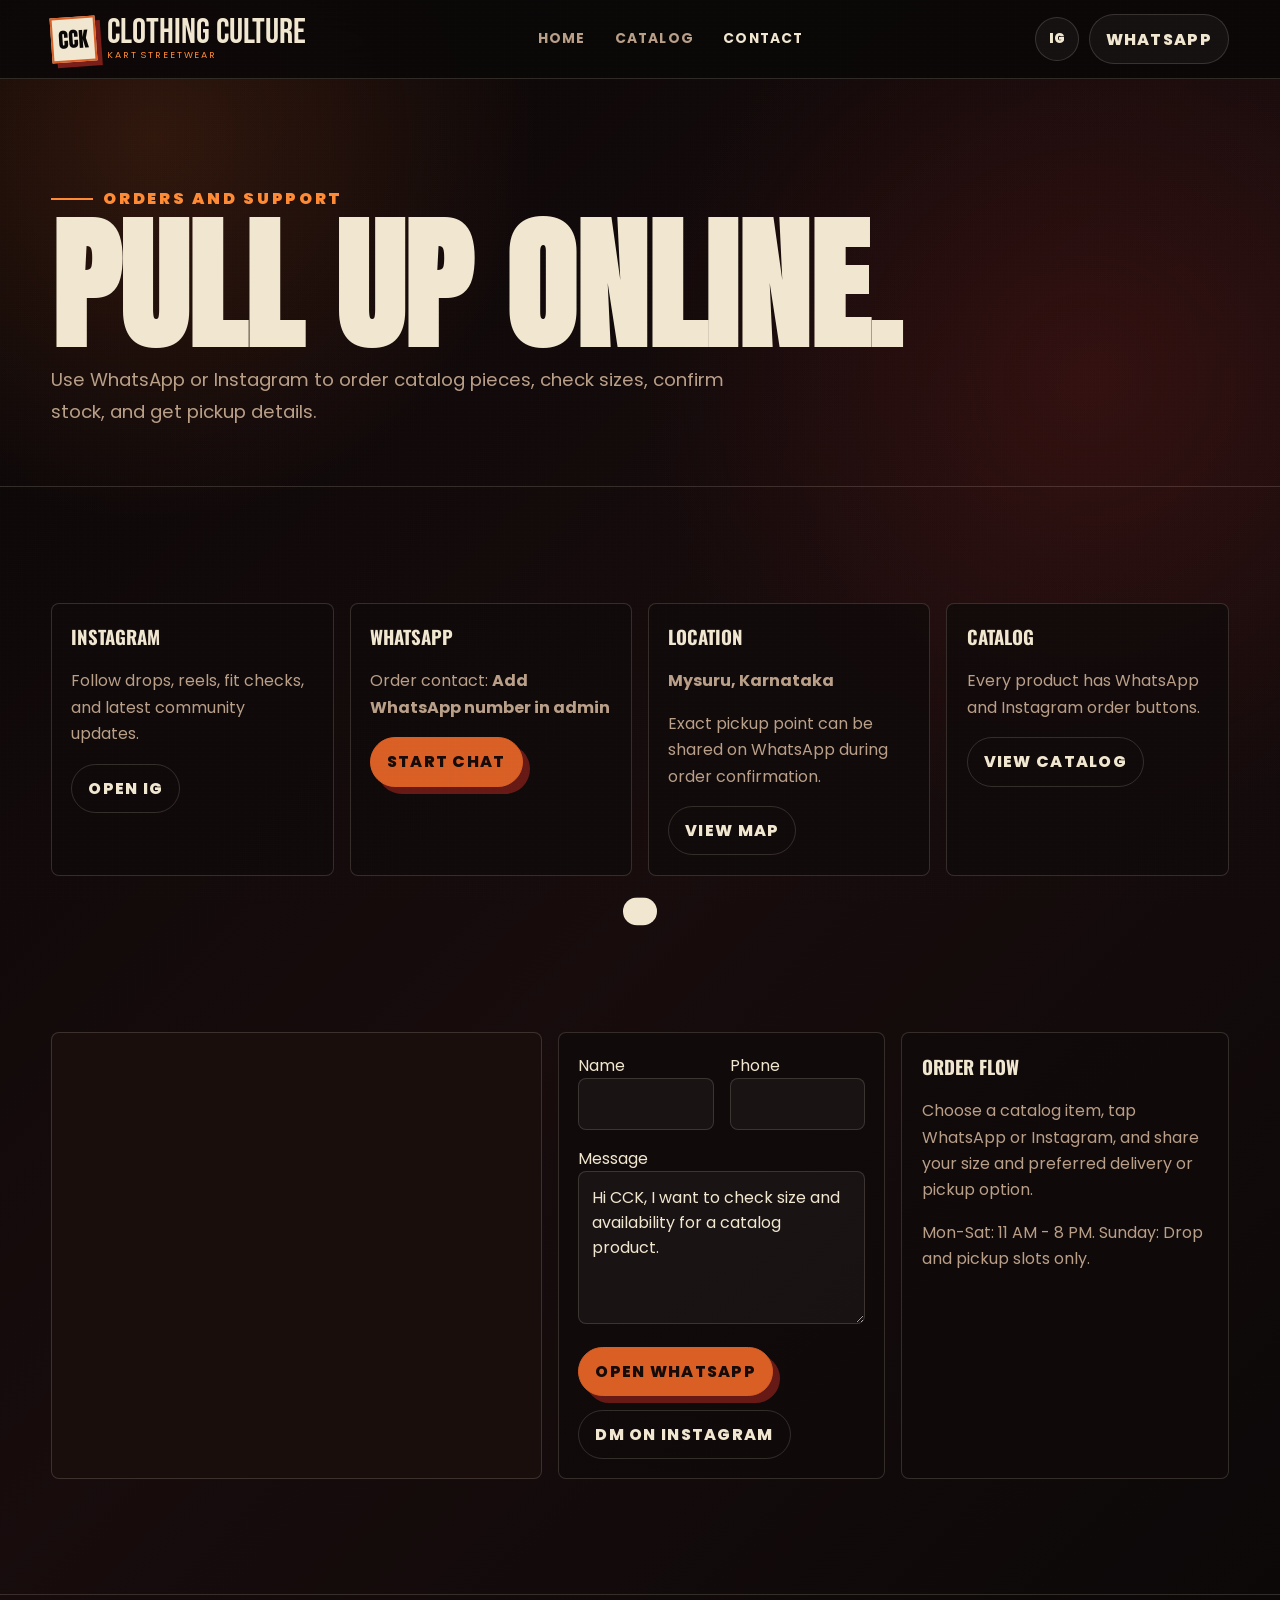
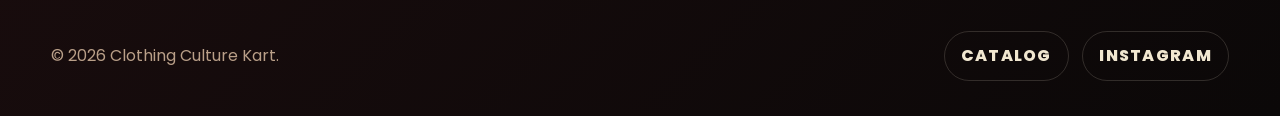
<file: contact.html>
<!doctype html>
<html lang="en">
  <head>
    <meta charset="utf-8">
    <meta name="viewport" content="width=device-width, initial-scale=1">
    <meta name="description" content="Contact Clothing Culture Kart on Instagram, WhatsApp, or visit in Mysuru.">
    <title>Contact | Clothing Culture Kart</title>
    <link rel="preconnect" href="https://fonts.googleapis.com">
    <link rel="preconnect" href="https://fonts.gstatic.com" crossorigin>
    <link href="https://fonts.googleapis.com/css2?family=Anton&family=Bebas+Neue&family=Oswald:wght@500;700&family=Poppins:wght@400;600;700;800;900&display=swap" rel="stylesheet">
    <link rel="stylesheet" href="styles.css">
  </head>
  <body>
    <header class="site-header">
      <a class="brand-lockup" href="index.html"><span class="brand-mark">CCK</span><span class="brand-name">Clothing Culture <small>Kart Streetwear</small></span></a>
      <button class="nav-toggle" type="button" data-nav-toggle aria-label="Open menu"><span></span><span></span><span></span></button>
      <nav class="main-nav" aria-label="Main navigation">
        <a href="index.html">Home</a>
        <a href="catalog.html">Catalog</a>
        <a href="contact.html" aria-current="page">Contact</a>
      </nav>
      <div class="header-actions">
        <a class="icon-button" href="https://www.instagram.com/clothingculturecart/" target="_blank" rel="noreferrer" data-instagram-link aria-label="Open Instagram">IG</a>
        <a class="cart-button" href="https://wa.me/" target="_blank" rel="noreferrer" data-whatsapp-link>WhatsApp</a>
      </div>
    </header>

    <main>
      <section class="page-hero">
        <span class="eyebrow">Orders and support</span>
        <h1>Pull up online.</h1>
        <p class="section-copy">Use WhatsApp or Instagram to order catalog pieces, check sizes, confirm stock, and get pickup details.</p>
      </section>

      <section class="section">
        <div class="contact-grid">
          <article class="contact-card"><h3>Instagram</h3><p>Follow drops, reels, fit checks, and latest community updates.</p><a class="ghost-button" href="https://www.instagram.com/clothingculturecart/" target="_blank" rel="noreferrer" data-instagram-link>Open IG</a></article>
          <article class="contact-card"><h3>WhatsApp</h3><p>Order contact: <strong data-whatsapp-number>Add WhatsApp number in admin</strong></p><a class="solid-button" href="https://wa.me/" target="_blank" rel="noreferrer" data-whatsapp-link>Start Chat</a></article>
          <article class="contact-card"><h3>Location</h3><p><strong data-location-name>Mysuru, Karnataka</strong></p><p data-location-note>Store or pickup pin can be added once finalized.</p><a class="ghost-button" href="#map">View Map</a></article>
          <article class="contact-card"><h3>Catalog</h3><p>Every product has WhatsApp and Instagram order buttons.</p><a class="ghost-button" href="catalog.html">View Catalog</a></article>
        </div>
      </section>

      <section class="section tight">
        <div class="store-strip">
          <div class="store-map" id="map"><iframe title="Mysuru map" loading="lazy" src="https://www.google.com/maps?q=Mysuru%2C%20Karnataka&output=embed" data-map-frame></iframe></div>
          <form class="contact-card contact-form" data-contact-form>
            <label>Name<input name="name" autocomplete="name" required></label>
            <label>Phone<input name="phone" autocomplete="tel" required></label>
            <label>Message<textarea name="message" rows="5" required>Hi CCK, I want to check size and availability for a catalog product.</textarea></label>
            <div class="button-row"><button class="solid-button" type="submit">Open WhatsApp</button><a class="ghost-button" href="https://www.instagram.com/clothingculturecart/" target="_blank" rel="noreferrer" data-instagram-link>DM on Instagram</a></div>
          </form>
          <article class="contact-card"><h3>Order Flow</h3><p>Choose a catalog item, tap WhatsApp or Instagram, and share your size and preferred delivery or pickup option.</p><p data-location-timings>Mon-Sat: 11 AM - 8 PM. Sunday: Drop and pickup slots only.</p></article>
        </div>
      </section>
    </main>

    <footer class="site-footer"><p>© 2026 Clothing Culture Kart.</p><div class="button-row"><a class="ghost-button" href="catalog.html">Catalog</a><a class="ghost-button" href="https://www.instagram.com/clothingculturecart/" target="_blank" rel="noreferrer" data-instagram-link>Instagram</a></div></footer>
    <div class="toast" data-toast></div>
    <script src="script.js"></script>
  </body>
</html>
</file>
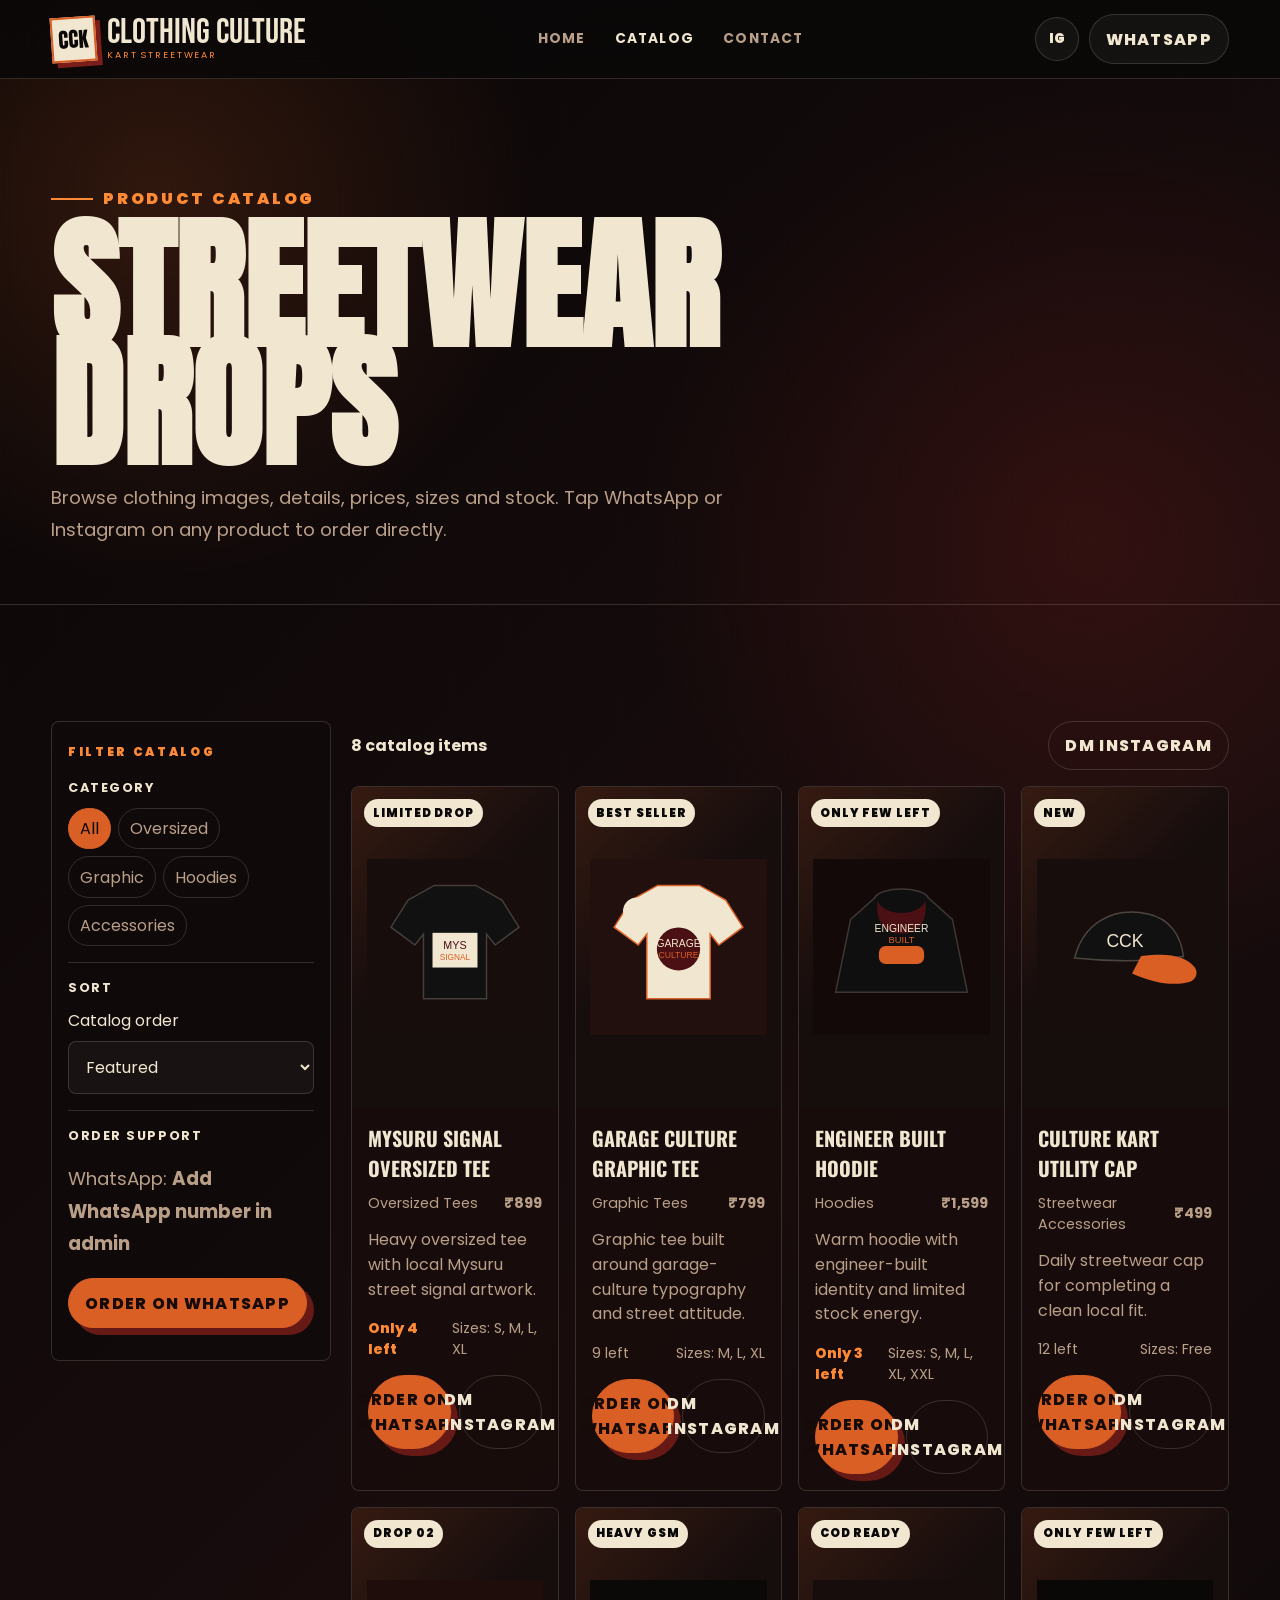
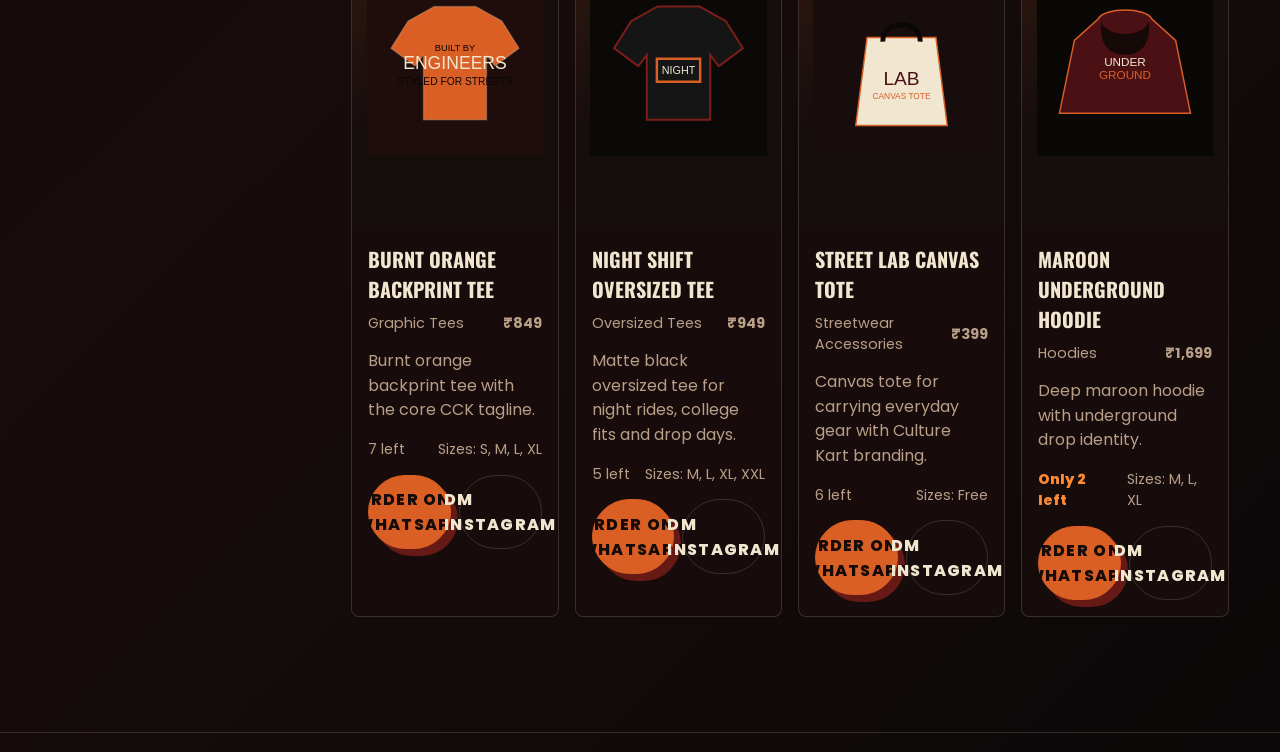
<file: shop.html>
<!doctype html>
<html lang="en">
  <head>
    <meta charset="utf-8">
    <meta http-equiv="refresh" content="0; url=catalog.html">
    <title>Redirecting to Catalog | Clothing Culture Kart</title>
  </head>
  <body>
    <p><a href="catalog.html">Open catalog</a></p>
  </body>
</html>
</file>
<file: styles.css>
:root {
  --black: #0a0707;
  --ink: #120b0b;
  --maroon: #4a1014;
  --maroon-2: #7b1e19;
  --orange: #d95f25;
  --orange-2: #ff8a35;
  --cream: #f1e7d0;
  --muted: #b99f88;
  --line: rgba(241, 231, 208, 0.16);
  --panel: rgba(24, 13, 12, 0.88);
  --shadow: 0 24px 80px rgba(0, 0, 0, 0.36);
  font-family: "Poppins", system-ui, -apple-system, BlinkMacSystemFont, "Segoe UI", sans-serif;
  color: var(--cream);
  background: var(--black);
}

* {
  box-sizing: border-box;
}

html {
  scroll-behavior: smooth;
}

body {
  margin: 0;
  min-height: 100vh;
  background:
    radial-gradient(circle at 12% 8%, rgba(217, 95, 37, 0.18), transparent 24rem),
    radial-gradient(circle at 85% 22%, rgba(123, 30, 25, 0.28), transparent 28rem),
    linear-gradient(135deg, #090606 0%, #180c0d 52%, #0b0808 100%);
  color: var(--cream);
  overflow-x: hidden;
}

body::before {
  content: "";
  position: fixed;
  inset: 0;
  pointer-events: none;
  opacity: 0.22;
  z-index: 100;
  background-image:
    linear-gradient(rgba(255, 255, 255, 0.05) 1px, transparent 1px),
    linear-gradient(90deg, rgba(255, 255, 255, 0.035) 1px, transparent 1px);
  background-size: 4px 4px, 7px 7px;
  mix-blend-mode: overlay;
}

a {
  color: inherit;
  text-decoration: none;
}

img {
  display: block;
  max-width: 100%;
}

button,
input,
select,
textarea {
  font: inherit;
}

.site-header {
  position: sticky;
  top: 0;
  z-index: 50;
  display: flex;
  align-items: center;
  justify-content: space-between;
  gap: 1rem;
  padding: 0.9rem clamp(1rem, 4vw, 4rem);
  border-bottom: 1px solid var(--line);
  background: rgba(10, 7, 7, 0.86);
  backdrop-filter: blur(18px);
}

.brand-lockup {
  display: inline-flex;
  align-items: center;
  gap: 0.7rem;
  min-width: max-content;
}

.brand-mark {
  display: grid;
  width: 2.8rem;
  height: 2.8rem;
  place-items: center;
  border: 2px solid var(--orange);
  background: var(--cream);
  color: var(--black);
  font-family: "Anton", "Arial Black", sans-serif;
  font-size: 1.3rem;
  letter-spacing: 0;
  transform: rotate(-4deg);
  box-shadow: 5px 5px 0 var(--maroon-2);
}

.brand-mark.has-logo-image {
  overflow: hidden;
  padding: 0;
  background: #100908;
}

.brand-mark.has-logo-image img {
  width: 100%;
  height: 100%;
  object-fit: cover;
}

.brand-name {
  display: grid;
  line-height: 0.9;
  text-transform: uppercase;
  font-family: "Bebas Neue", "Arial Narrow", sans-serif;
  font-size: clamp(1.45rem, 4vw, 2.2rem);
}

.brand-name small {
  color: var(--orange-2);
  font-family: "Poppins", sans-serif;
  font-size: 0.58rem;
  letter-spacing: 0.2em;
  line-height: 1.4;
}

.nav-toggle {
  display: none;
  width: 2.75rem;
  height: 2.75rem;
  border: 1px solid var(--line);
  border-radius: 999px;
  color: var(--cream);
  background: rgba(255, 255, 255, 0.04);
}

.nav-toggle span {
  display: block;
  width: 1.2rem;
  height: 2px;
  margin: 0.23rem auto;
  background: currentColor;
}

.main-nav {
  display: flex;
  align-items: center;
  gap: 0.25rem;
}

.main-nav a {
  padding: 0.65rem 0.8rem;
  color: var(--muted);
  font-size: 0.86rem;
  font-weight: 700;
  text-transform: uppercase;
  letter-spacing: 0.08em;
}

.main-nav a[aria-current="page"],
.main-nav a:hover {
  color: var(--cream);
}

.header-actions {
  display: flex;
  align-items: center;
  gap: 0.6rem;
}

.icon-button,
.cart-button,
.pill-button,
.solid-button,
.ghost-button {
  min-height: 2.75rem;
  border: 1px solid var(--line);
  color: var(--cream);
  background: rgba(255, 255, 255, 0.045);
  cursor: pointer;
  transition: transform 180ms ease, border-color 180ms ease, background 180ms ease;
}

.icon-button {
  display: inline-grid;
  width: 2.75rem;
  height: 2.75rem;
  place-items: center;
  border-radius: 999px;
  font-size: 0.82rem;
  font-weight: 900;
  text-transform: uppercase;
}

.cart-button,
.pill-button,
.solid-button,
.ghost-button {
  display: inline-flex;
  align-items: center;
  justify-content: center;
  gap: 0.45rem;
  padding: 0.7rem 1rem;
  border-radius: 999px;
  font-weight: 800;
  text-transform: uppercase;
  letter-spacing: 0.08em;
}

.solid-button {
  border-color: var(--orange);
  background: var(--orange);
  color: #160b09;
  box-shadow: 7px 7px 0 #671a15;
}

.ghost-button {
  background: transparent;
}

.cart-count {
  display: inline-grid;
  min-width: 1.4rem;
  height: 1.4rem;
  place-items: center;
  border-radius: 999px;
  background: var(--cream);
  color: var(--black);
  font-size: 0.75rem;
}

.solid-button:hover,
.ghost-button:hover,
.pill-button:hover,
.icon-button:hover,
.cart-button:hover,
.product-card:hover {
  transform: translateY(-2px);
}

.section {
  padding: clamp(4rem, 9vw, 7.5rem) clamp(1rem, 4vw, 4rem);
}

.section.tight {
  padding-top: 2.6rem;
}

.section-kicker {
  color: var(--orange-2);
  font-size: 0.75rem;
  font-weight: 900;
  text-transform: uppercase;
  letter-spacing: 0.22em;
}

.section-title {
  max-width: 760px;
  margin: 0.6rem 0 1rem;
  font-family: "Anton", "Arial Black", sans-serif;
  font-size: clamp(2.25rem, 8vw, 5.4rem);
  line-height: 0.93;
  text-transform: uppercase;
}

.section-copy {
  max-width: 680px;
  color: var(--muted);
  font-size: clamp(1rem, 2vw, 1.15rem);
  line-height: 1.75;
}

.hero {
  position: relative;
  min-height: calc(100vh - 4.7rem);
  display: grid;
  grid-template-columns: minmax(0, 1fr) minmax(300px, 0.75fr);
  align-items: end;
  gap: clamp(2rem, 5vw, 5rem);
  padding: clamp(4.5rem, 8vw, 7rem) clamp(1rem, 4vw, 4rem) 3rem;
  overflow: hidden;
}

.hero::after,
.poster-band::before {
  content: "";
  position: absolute;
  inset: auto 0 0;
  height: 28%;
  background: linear-gradient(transparent, rgba(10, 7, 7, 0.96));
  pointer-events: none;
}

.hero-copy {
  position: relative;
  z-index: 2;
  padding-bottom: clamp(2rem, 7vw, 6rem);
}

.eyebrow {
  display: inline-flex;
  align-items: center;
  gap: 0.65rem;
  margin-bottom: 1rem;
  color: var(--orange-2);
  font-weight: 900;
  text-transform: uppercase;
  letter-spacing: 0.17em;
}

.eyebrow::before {
  content: "";
  width: 2.6rem;
  height: 2px;
  background: var(--orange-2);
}

.hero h1,
.page-hero h1 {
  max-width: 960px;
  margin: 0;
  font-family: "Anton", "Arial Black", sans-serif;
  font-size: clamp(4.1rem, 16vw, 12rem);
  line-height: 0.82;
  text-transform: uppercase;
  text-wrap: balance;
}

.hero h1 span {
  display: block;
  color: transparent;
  -webkit-text-stroke: 1.5px var(--cream);
}

.hero-subtitle {
  max-width: 600px;
  margin: 1.3rem 0 1.6rem;
  color: var(--cream);
  font-size: clamp(1.2rem, 3vw, 2rem);
  font-family: "Oswald", sans-serif;
  text-transform: uppercase;
}

.hero-actions,
.button-row {
  display: flex;
  flex-wrap: wrap;
  gap: 0.85rem;
  align-items: center;
}

.drop-timer {
  display: grid;
  grid-template-columns: repeat(4, minmax(3.7rem, 1fr));
  gap: 0.55rem;
  max-width: 390px;
  margin-top: 1.7rem;
}

.time-box {
  border: 1px solid var(--line);
  background: rgba(255, 255, 255, 0.035);
  padding: 0.75rem 0.55rem;
  text-align: center;
}

.time-box strong {
  display: block;
  color: var(--orange-2);
  font-family: "Anton", sans-serif;
  font-size: 1.65rem;
}

.time-box span {
  color: var(--muted);
  font-size: 0.7rem;
  font-weight: 800;
  letter-spacing: 0.12em;
  text-transform: uppercase;
}

.hero-visual {
  position: relative;
  z-index: 2;
  min-height: 620px;
}

.poster-stack {
  position: absolute;
  inset: auto 0 0 auto;
  width: min(100%, 540px);
  aspect-ratio: 0.76;
  border: 1px solid rgba(241, 231, 208, 0.2);
  background:
    linear-gradient(140deg, rgba(10, 7, 7, 0.2), rgba(10, 7, 7, 0.8)),
    url("assets/hero-poster.svg") center / cover no-repeat;
  box-shadow: var(--shadow);
}

.poster-stack::before,
.poster-stack::after {
  content: "";
  position: absolute;
  border: 1px solid rgba(241, 231, 208, 0.16);
  background: rgba(74, 16, 20, 0.68);
  z-index: -1;
}

.poster-stack::before {
  inset: 2.1rem 1.4rem -1.6rem -1.3rem;
  transform: rotate(-4deg);
}

.poster-stack::after {
  inset: -1.2rem -1.2rem 2rem 2rem;
  transform: rotate(3deg);
}

.vertical-tag {
  position: absolute;
  right: -2.7rem;
  top: 20%;
  writing-mode: vertical-rl;
  color: var(--black);
  background: var(--cream);
  padding: 1rem 0.55rem;
  font-weight: 900;
  letter-spacing: 0.18em;
  text-transform: uppercase;
}

.marquee {
  display: flex;
  overflow: hidden;
  border-block: 1px solid var(--line);
  background: #140909;
}

.marquee-track {
  display: flex;
  min-width: max-content;
  animation: marquee 22s linear infinite;
}

.marquee span {
  padding: 1rem 1.3rem;
  color: var(--orange-2);
  font-family: "Anton", sans-serif;
  font-size: clamp(1.3rem, 4vw, 2.8rem);
  text-transform: uppercase;
}

@keyframes marquee {
  from { transform: translateX(0); }
  to { transform: translateX(-50%); }
}

.split-heading {
  display: flex;
  align-items: end;
  justify-content: space-between;
  gap: 1.5rem;
  margin-bottom: 1.5rem;
}

.product-grid {
  display: grid;
  grid-template-columns: repeat(4, minmax(0, 1fr));
  gap: 1rem;
}

.product-card {
  position: relative;
  overflow: hidden;
  border: 1px solid var(--line);
  border-radius: 8px;
  background: var(--panel);
  transition: transform 180ms ease, border-color 180ms ease;
}

.product-media {
  position: relative;
  display: grid;
  min-height: 320px;
  place-items: center;
  background:
    linear-gradient(135deg, rgba(217, 95, 37, 0.16), transparent 44%),
    #160d0d;
  overflow: hidden;
  cursor: zoom-in;
}

.product-media img {
  width: 86%;
  transition: transform 240ms ease;
}

.product-card:hover .product-media img {
  transform: scale(1.05) rotate(-1deg);
}

.badge {
  position: absolute;
  left: 0.75rem;
  top: 0.75rem;
  z-index: 2;
  padding: 0.35rem 0.55rem;
  border-radius: 999px;
  background: var(--cream);
  color: var(--black);
  font-size: 0.72rem;
  font-weight: 900;
  text-transform: uppercase;
  letter-spacing: 0.08em;
}

.wishlist {
  position: absolute;
  top: 0.7rem;
  right: 0.7rem;
  z-index: 3;
}

.wishlist.is-active {
  color: var(--orange-2);
  border-color: var(--orange-2);
}

.product-info {
  padding: 1rem;
}

.product-title {
  margin: 0;
  font-family: "Oswald", sans-serif;
  font-size: 1.25rem;
  text-transform: uppercase;
}

.product-meta {
  display: flex;
  align-items: center;
  justify-content: space-between;
  gap: 0.8rem;
  margin: 0.6rem 0 0.9rem;
  color: var(--muted);
  font-size: 0.9rem;
}

.stock-low {
  color: var(--orange-2);
  font-weight: 800;
}

.sizes {
  display: flex;
  flex-wrap: wrap;
  gap: 0.35rem;
  margin-bottom: 1rem;
}

.size-chip {
  display: inline-grid;
  min-width: 2.2rem;
  height: 2rem;
  place-items: center;
  border: 1px solid var(--line);
  border-radius: 999px;
  color: var(--muted);
  font-size: 0.78rem;
  font-weight: 800;
}

.card-actions {
  display: grid;
  grid-template-columns: repeat(2, minmax(0, 1fr));
  gap: 0.5rem;
}

.catalog-description {
  min-height: 4.5rem;
  margin: 0 0 1rem;
  color: var(--muted);
  line-height: 1.55;
}

.story-band,
.poster-band {
  position: relative;
  overflow: hidden;
  background:
    linear-gradient(90deg, rgba(10, 7, 7, 0.94), rgba(74, 16, 20, 0.68)),
    url("assets/garage-poster.svg") center / cover no-repeat;
}

.story-band .section-title,
.story-band .section-copy,
.story-band .button-row {
  position: relative;
  z-index: 1;
}

.proof-grid,
.reviews-grid,
.insta-grid,
.contact-grid,
.lookbook-grid {
  display: grid;
  gap: 1rem;
}

.proof-grid {
  grid-template-columns: repeat(3, minmax(0, 1fr));
}

.proof-item,
.review-card,
.contact-card,
.filter-panel,
.cart-panel,
.modal-panel,
.culture-card {
  border: 1px solid var(--line);
  border-radius: 8px;
  background: rgba(17, 10, 10, 0.82);
}

.proof-item,
.review-card,
.contact-card,
.culture-card {
  padding: 1.2rem;
}

.proof-item strong {
  display: block;
  color: var(--orange-2);
  font-family: "Anton", sans-serif;
  font-size: 2.3rem;
}

.reviews-grid {
  grid-template-columns: repeat(3, minmax(0, 1fr));
}

.review-card p,
.contact-card p,
.culture-card p {
  color: var(--muted);
  line-height: 1.65;
}

.stars {
  color: var(--orange-2);
  letter-spacing: 0.08em;
}

.insta-grid {
  grid-template-columns: repeat(6, minmax(0, 1fr));
}

.insta-tile {
  position: relative;
  min-height: 220px;
  border: 1px solid var(--line);
  overflow: hidden;
  background: var(--maroon);
}

.insta-tile img {
  width: 100%;
  height: 100%;
  object-fit: cover;
  filter: contrast(1.12) saturate(0.9);
}

.insta-tile span {
  position: absolute;
  left: 0.7rem;
  bottom: 0.7rem;
  padding: 0.35rem 0.5rem;
  background: rgba(10, 7, 7, 0.78);
  color: var(--cream);
  font-size: 0.75rem;
  font-weight: 800;
}

.store-strip {
  display: grid;
  grid-template-columns: 1.2fr 0.8fr 0.8fr;
  gap: 1rem;
  align-items: stretch;
}

.store-map {
  min-height: 300px;
  border: 1px solid var(--line);
  border-radius: 8px;
  overflow: hidden;
  background: #1a0e0d;
}

.store-map iframe {
  width: 100%;
  height: 100%;
  border: 0;
  filter: grayscale(1) invert(0.88) contrast(1.1);
}

.page-hero {
  padding: clamp(4rem, 8vw, 7rem) clamp(1rem, 4vw, 4rem) 2.5rem;
  border-bottom: 1px solid var(--line);
}

.page-hero h1 {
  font-size: clamp(3.5rem, 13vw, 9rem);
}

.shop-layout {
  display: grid;
  grid-template-columns: 280px minmax(0, 1fr);
  gap: 1.25rem;
}

.filter-panel {
  position: sticky;
  top: 6rem;
  align-self: start;
  padding: 1rem;
}

.filter-group {
  padding-block: 1rem;
  border-bottom: 1px solid var(--line);
}

.filter-group:last-child {
  border-bottom: 0;
}

.filter-group h3 {
  margin: 0 0 0.7rem;
  font-size: 0.8rem;
  text-transform: uppercase;
  letter-spacing: 0.12em;
}

.segmented {
  display: flex;
  flex-wrap: wrap;
  gap: 0.45rem;
}

.segmented button,
.filter-option {
  border: 1px solid var(--line);
  border-radius: 999px;
  padding: 0.45rem 0.68rem;
  color: var(--muted);
  background: transparent;
  cursor: pointer;
}

.segmented button.is-active,
.filter-option.is-active {
  border-color: var(--orange);
  color: var(--black);
  background: var(--orange);
}

.range-row,
.select-row {
  display: grid;
  gap: 0.5rem;
}

input[type="range"] {
  accent-color: var(--orange);
}

select,
input,
textarea {
  width: 100%;
  border: 1px solid var(--line);
  border-radius: 8px;
  padding: 0.8rem;
  color: var(--cream);
  background: rgba(255, 255, 255, 0.04);
}

.shop-toolbar {
  display: flex;
  align-items: center;
  justify-content: space-between;
  gap: 1rem;
  margin-bottom: 1rem;
}

.lookbook-grid {
  grid-template-columns: 1.3fr 0.7fr 1fr;
  grid-auto-rows: 260px;
}

.lookbook-tile {
  position: relative;
  overflow: hidden;
  border: 1px solid var(--line);
  background: #170d0c;
}

.lookbook-tile:first-child {
  grid-row: span 2;
}

.lookbook-tile img {
  width: 100%;
  height: 100%;
  object-fit: cover;
}

.lookbook-tile b {
  position: absolute;
  left: 1rem;
  bottom: 1rem;
  font-family: "Anton", sans-serif;
  font-size: clamp(1.5rem, 4vw, 3rem);
  text-transform: uppercase;
}

.culture-grid {
  display: grid;
  grid-template-columns: repeat(4, minmax(0, 1fr));
  gap: 1rem;
}

.contact-grid {
  grid-template-columns: repeat(4, minmax(0, 1fr));
}

.contact-card h3,
.culture-card h3,
.review-card h3 {
  margin-top: 0;
  font-family: "Oswald", sans-serif;
  text-transform: uppercase;
}

.contact-form {
  display: grid;
  grid-template-columns: repeat(2, minmax(0, 1fr));
  gap: 1rem;
}

.contact-form label:last-of-type,
.contact-form .button-row {
  grid-column: 1 / -1;
}

.cart-drawer,
.modal {
  position: fixed;
  inset: 0;
  z-index: 90;
  display: none;
}

.cart-drawer.is-open,
.modal.is-open {
  display: block;
}

.drawer-backdrop,
.modal-backdrop {
  position: absolute;
  inset: 0;
  background: rgba(0, 0, 0, 0.66);
}

.cart-panel {
  position: absolute;
  right: 0;
  top: 0;
  display: flex;
  width: min(100%, 430px);
  height: 100%;
  flex-direction: column;
  border-radius: 0;
  box-shadow: var(--shadow);
}

.cart-head,
.cart-foot,
.modal-head {
  display: flex;
  align-items: center;
  justify-content: space-between;
  gap: 1rem;
  padding: 1rem;
  border-bottom: 1px solid var(--line);
}

.cart-foot {
  margin-top: auto;
  border-top: 1px solid var(--line);
  border-bottom: 0;
  flex-direction: column;
  align-items: stretch;
}

.cart-items {
  display: grid;
  gap: 0.75rem;
  padding: 1rem;
  overflow: auto;
}

.cart-item {
  display: grid;
  grid-template-columns: 4.5rem 1fr auto;
  gap: 0.75rem;
  align-items: center;
}

.cart-item img {
  width: 4.5rem;
  height: 4.5rem;
  object-fit: cover;
  border: 1px solid var(--line);
  background: #170d0c;
}

.modal-panel {
  position: absolute;
  left: 50%;
  top: 50%;
  width: min(92vw, 880px);
  transform: translate(-50%, -50%);
  overflow: hidden;
  box-shadow: var(--shadow);
}

.modal-body {
  display: grid;
  grid-template-columns: 1fr 0.9fr;
  gap: 1rem;
  padding: 1rem;
}

.modal-body img {
  width: 100%;
  min-height: 420px;
  object-fit: contain;
  background: #170d0c;
}

.toast {
  position: fixed;
  left: 50%;
  bottom: 1rem;
  z-index: 120;
  transform: translate(-50%, 150%);
  border: 1px solid var(--line);
  border-radius: 999px;
  padding: 0.8rem 1rem;
  background: var(--cream);
  color: var(--black);
  font-weight: 900;
  transition: transform 220ms ease;
}

.toast.is-visible {
  transform: translate(-50%, 0);
}

.site-footer {
  display: grid;
  grid-template-columns: 1fr auto;
  gap: 1rem;
  align-items: center;
  padding: 2rem clamp(1rem, 4vw, 4rem);
  border-top: 1px solid var(--line);
  color: var(--muted);
}

.admin-shell {
  display: grid;
  grid-template-columns: 300px minmax(0, 1fr);
  gap: 1rem;
  padding: clamp(1rem, 3vw, 2rem) clamp(1rem, 4vw, 4rem) clamp(4rem, 8vw, 6rem);
}

.admin-locked .page-hero,
.admin-locked .admin-shell {
  display: none;
}

.admin-login {
  display: none;
  min-height: calc(100vh - 4.7rem);
  place-items: center;
  padding: clamp(1rem, 4vw, 4rem);
}

.admin-locked .admin-login {
  display: grid;
}

.admin-login-card {
  width: min(100%, 460px);
  border: 1px solid var(--line);
  border-radius: 8px;
  padding: clamp(1.2rem, 4vw, 2rem);
  background: rgba(17, 10, 10, 0.9);
  box-shadow: var(--shadow);
}

.admin-login-card h1 {
  margin: 0 0 0.8rem;
  font-family: "Anton", "Arial Black", sans-serif;
  font-size: clamp(2.6rem, 10vw, 4.4rem);
  line-height: 0.9;
  text-transform: uppercase;
}

.admin-sidebar,
.admin-panel,
.admin-preview,
.admin-product-row {
  border: 1px solid var(--line);
  border-radius: 8px;
  background: rgba(17, 10, 10, 0.82);
}

.admin-sidebar {
  position: sticky;
  top: 6rem;
  align-self: start;
  padding: 1rem;
}

.admin-sidebar nav {
  display: grid;
  gap: 0.5rem;
  margin-top: 1rem;
}

.admin-sidebar a {
  border: 1px solid var(--line);
  border-radius: 999px;
  padding: 0.65rem 0.8rem;
  color: var(--muted);
  font-weight: 800;
  text-transform: uppercase;
  letter-spacing: 0.08em;
}

.admin-sidebar a:hover {
  border-color: var(--orange);
  color: var(--cream);
}

.admin-main {
  display: grid;
  gap: 1rem;
}

.admin-panel {
  padding: 1rem;
}

.admin-panel h2 {
  margin: 0 0 1rem;
  font-family: "Oswald", sans-serif;
  text-transform: uppercase;
}

.admin-form-grid {
  display: grid;
  grid-template-columns: repeat(2, minmax(0, 1fr));
  gap: 1rem;
}

.admin-form-grid .full {
  grid-column: 1 / -1;
}

.admin-field {
  display: grid;
  gap: 0.45rem;
  color: var(--muted);
  font-size: 0.88rem;
  font-weight: 800;
}

.admin-actions {
  display: flex;
  flex-wrap: wrap;
  gap: 0.7rem;
  align-items: center;
  margin-top: 1rem;
}

.admin-product-list {
  display: grid;
  gap: 0.75rem;
}

.admin-product-row {
  display: grid;
  grid-template-columns: 5rem 1fr auto;
  gap: 0.8rem;
  align-items: center;
  padding: 0.75rem;
}

.admin-product-row img,
.admin-preview img {
  width: 100%;
  height: 100%;
  object-fit: cover;
  background: #170d0c;
}

.admin-product-row img {
  width: 5rem;
  height: 5rem;
  border: 1px solid var(--line);
}

.admin-product-row h3 {
  margin: 0;
  font-family: "Oswald", sans-serif;
  text-transform: uppercase;
}

.admin-preview {
  display: grid;
  min-height: 180px;
  place-items: center;
  overflow: hidden;
}

.admin-preview.is-logo {
  width: 8rem;
  height: 8rem;
}

.admin-danger {
  border-color: rgba(255, 138, 53, 0.5);
  color: var(--orange-2);
}

@media (max-width: 1080px) {
  .product-grid,
  .contact-grid,
  .culture-grid {
    grid-template-columns: repeat(2, minmax(0, 1fr));
  }

  .hero {
    grid-template-columns: 1fr;
    min-height: auto;
  }

  .hero-visual {
    min-height: 520px;
  }

  .insta-grid {
    grid-template-columns: repeat(3, minmax(0, 1fr));
  }

  .store-strip,
  .shop-layout {
    grid-template-columns: 1fr;
  }

  .filter-panel {
    position: static;
  }

  .admin-shell {
    grid-template-columns: 1fr;
  }

  .admin-sidebar {
    position: static;
  }
}

@media (max-width: 760px) {
  .site-header {
    flex-wrap: wrap;
  }

  .nav-toggle {
    display: block;
  }

  .main-nav {
    display: none;
    width: 100%;
    flex-direction: column;
    align-items: stretch;
    order: 5;
  }

  .site-header.nav-open .main-nav {
    display: flex;
  }

  .header-actions {
    margin-left: auto;
  }

  .cart-button .cart-label {
    display: none;
  }

  .section {
    padding-block: 3.5rem;
  }

  .hero {
    padding-top: 3rem;
  }

  .hero h1,
  .page-hero h1 {
    font-size: clamp(3.5rem, 20vw, 6rem);
  }

  .hero-visual {
    min-height: 430px;
  }

  .poster-stack {
    width: 88%;
    left: 50%;
    right: auto;
    transform: translateX(-50%);
  }

  .vertical-tag {
    right: -2rem;
  }

  .split-heading,
  .shop-toolbar,
  .site-footer {
    display: grid;
  }

  .product-grid,
  .proof-grid,
  .reviews-grid,
  .insta-grid,
  .contact-grid,
  .culture-grid {
    grid-template-columns: 1fr;
  }

  .lookbook-grid {
    grid-template-columns: 1fr;
    grid-auto-rows: 240px;
  }

  .lookbook-tile:first-child {
    grid-row: span 1;
  }

  .contact-form,
  .admin-form-grid,
  .card-actions,
  .modal-body {
    grid-template-columns: 1fr;
  }

  .admin-form-grid .full {
    grid-column: auto;
  }

  .admin-product-row {
    grid-template-columns: 4.5rem 1fr;
  }

  .admin-product-row .admin-actions {
    grid-column: 1 / -1;
  }

  .modal-body img {
    min-height: 260px;
  }
}
</file>
